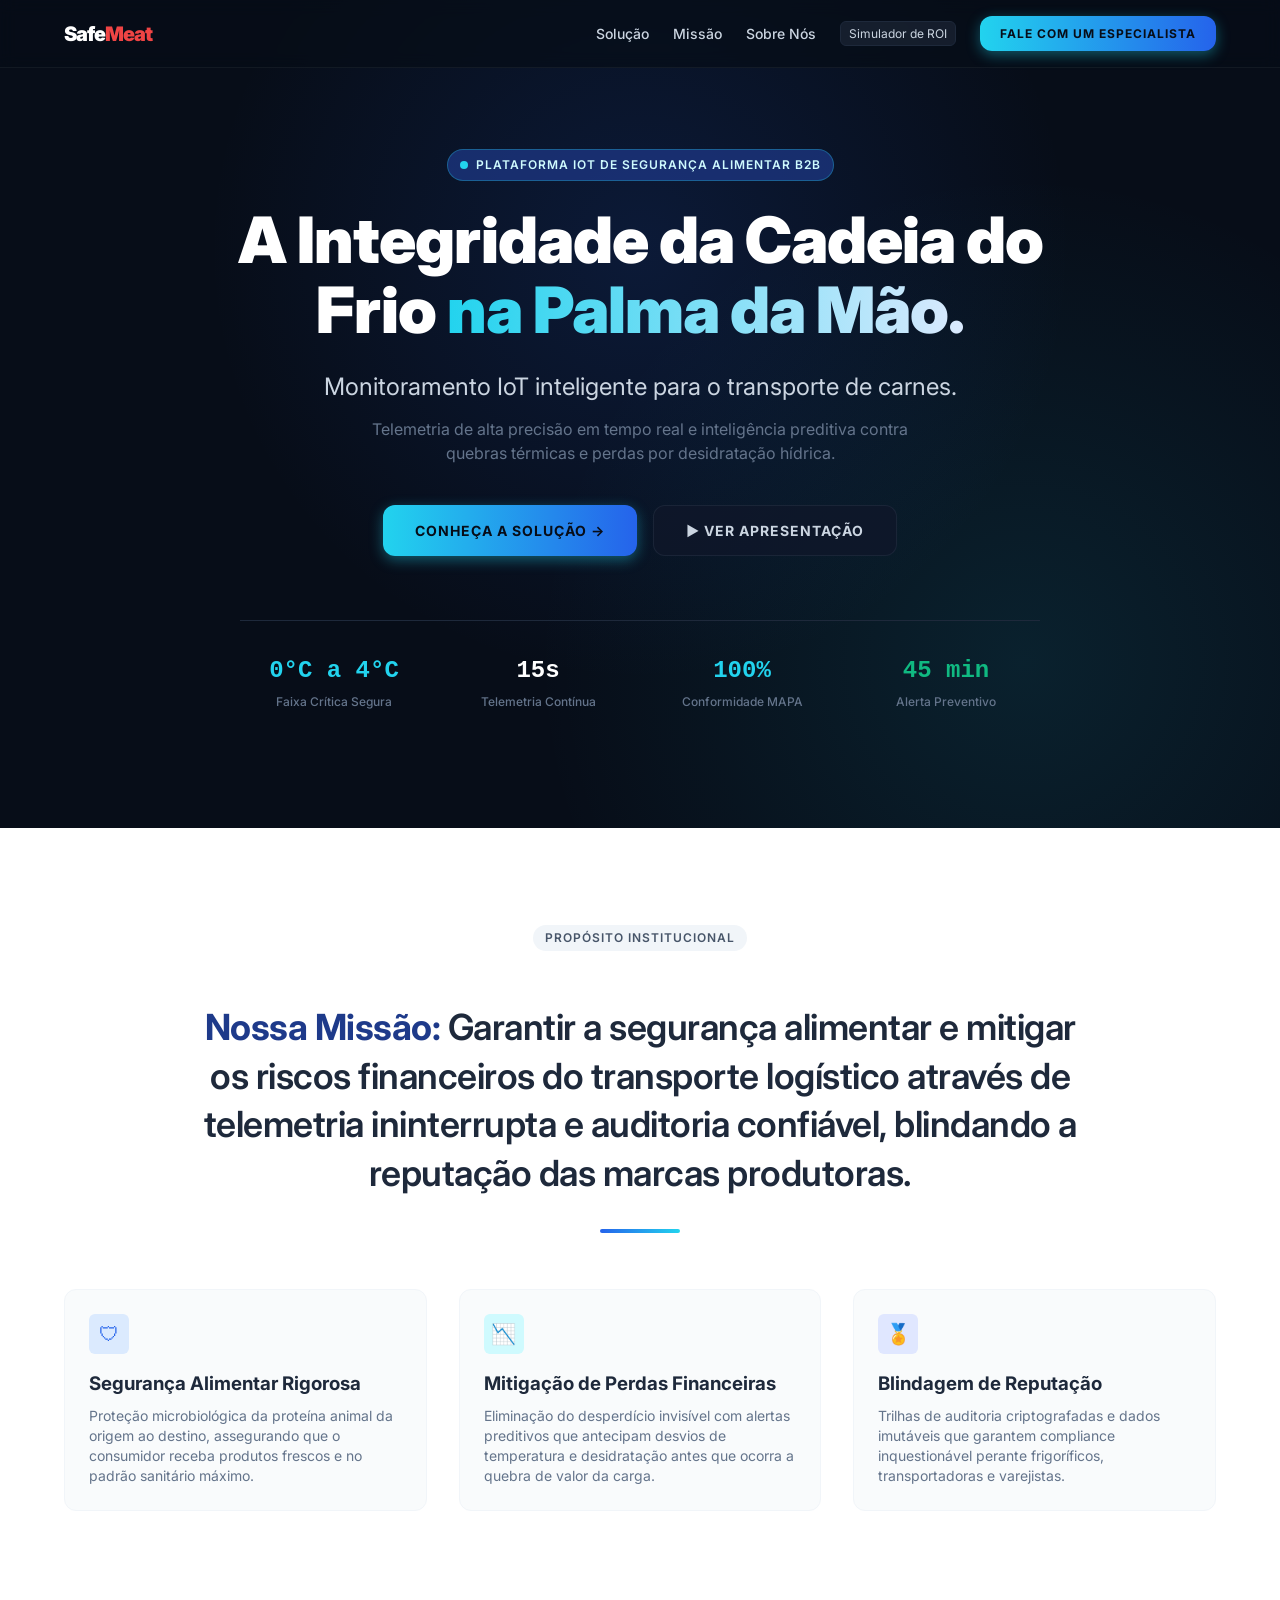
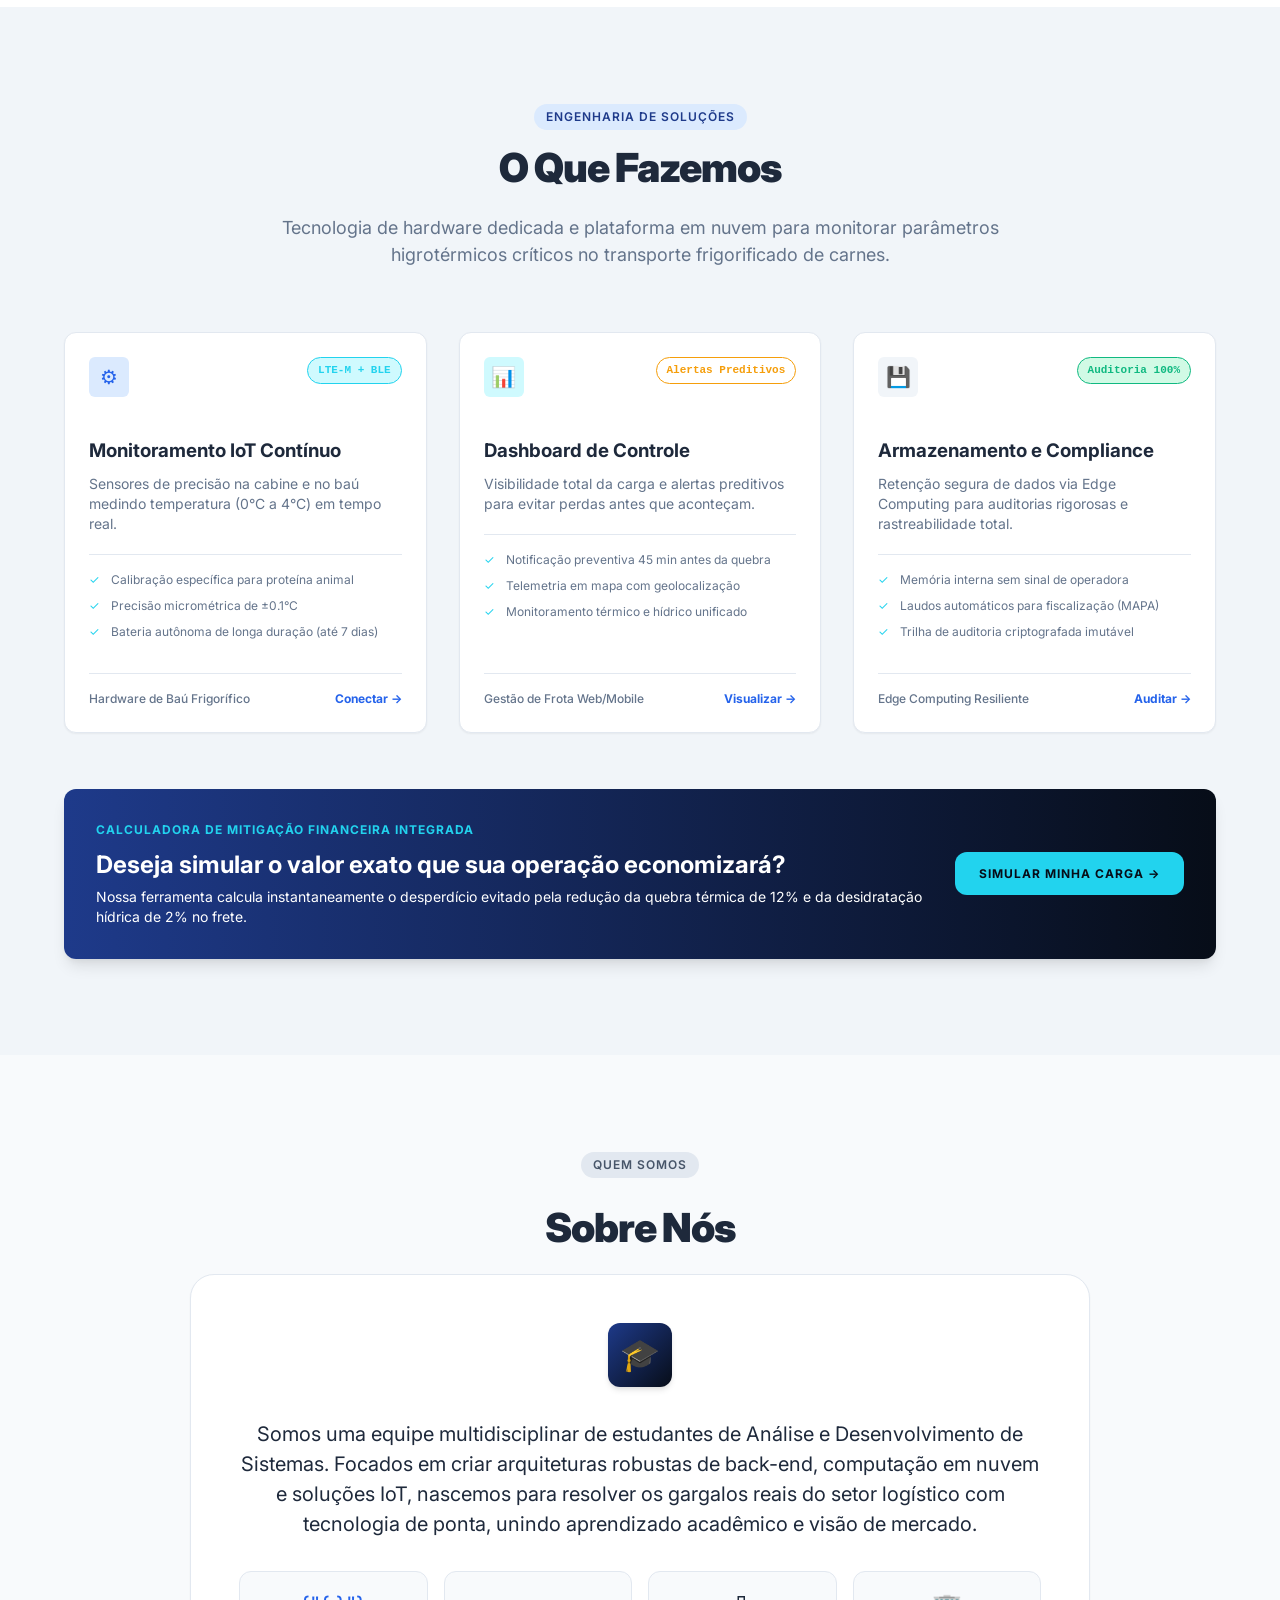
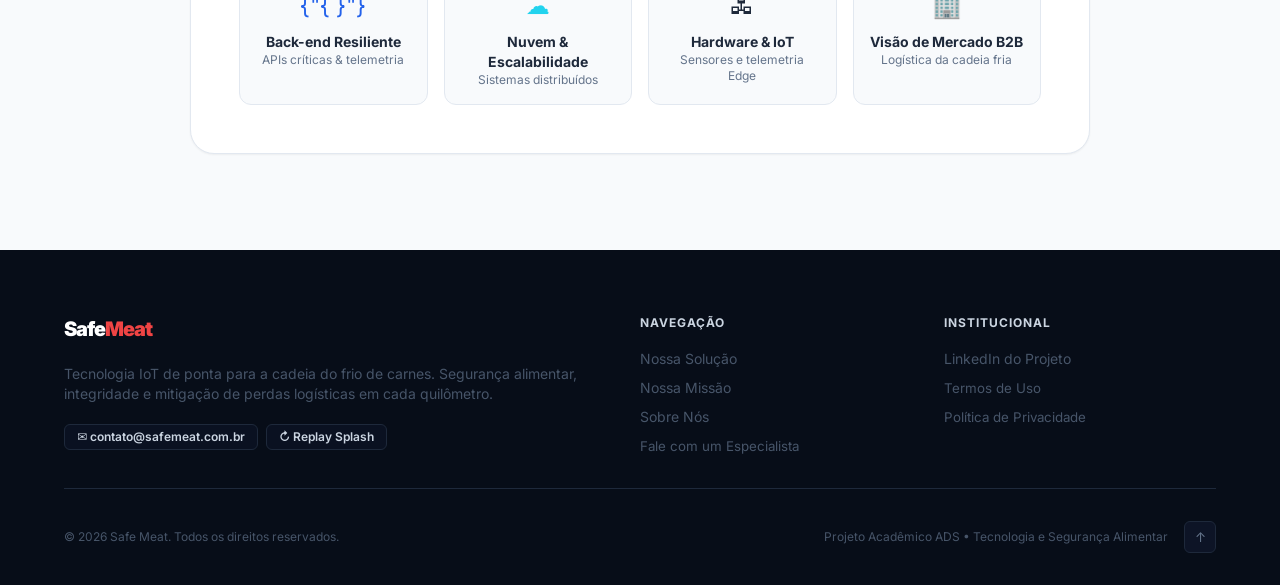
<file: Assets/PROTÓTIPO/Calculadora-de-Mitigação-de-Perdas-ColdTrack/index.html>
<!DOCTYPE html>
<html lang="pt-BR">
<head>
    <meta charset="UTF-8">
    <meta name="viewport" content="width=device-width, initial-scale=1.0">
    <title>Safe Meat | A Integridade da Cadeia do Frio na Palma da Mão</title>
    <meta name="description" content="Safe Meat - Monitoramento IoT inteligente para o transporte de carnes. Garantia da segurança alimentar e mitigação de perdas térmicas e desidratação.">
    <link rel="preconnect" href="https://fonts.googleapis.com">
    <link rel="preconnect" href="https://fonts.gstatic.com" crossorigin>
    <link href="https://fonts.googleapis.com/css2?family=Inter:wght@300;400;500;600;700;800&display=swap" rel="stylesheet">
    <link rel="stylesheet" href="styles.css">
</head>
<body class="bg-white text-slate-800">
    <!-- Splash Screen -->
    <div id="splash" class="splash">
        <div class="splash-bg"></div>
        <div class="splash-content">
            <h1 class="splash-logo"><span class="logo-safe">Safe</span><span class="logo-meat">Meat</span></h1>
            <div class="splash-loader-container">
                <div class="splash-loader">
                    <div id="splash-progress" class="splash-progress"></div>
                </div>
                <span class="splash-text">Iniciando Telemetria IoT...</span>
            </div>
        </div>
        <button id="btn-skip-splash" class="btn-skip">Pular introdução &rarr;</button>
    </div>

    <!-- Header -->
    <header id="header" class="header">
        <div class="container header-container">
            <a href="#" class="logo-link">
                <span class="logo-safe">Safe</span><span class="logo-meat">Meat</span>
            </a>
            
            <nav class="nav-desktop">
                <a href="#solucao" class="nav-link">Solução</a>
                <a href="#missao" class="nav-link">Missão</a>
                <a href="#sobre-nos" class="nav-link">Sobre Nós</a>
                <button id="btn-open-calc-nav" class="btn-nav-calc">
                    Simulador de ROI
                </button>
                <button id="btn-header-especialista" class="btn-primary">
                    Fale com um Especialista
                </button>
            </nav>

            <div class="nav-mobile">
                <button id="btn-mobile-especialista" class="btn-mobile-primary">Falar</button>
                <button id="btn-menu-toggle" class="btn-menu">☰</button>
            </div>
        </div>
        <!-- Mobile Dropdown -->
        <div id="mobile-dropdown" class="mobile-dropdown hidden">
            <a href="#solucao" class="mobile-link" onclick="closeMenu()">Solução</a>
            <a href="#missao" class="mobile-link" onclick="closeMenu()">Missão</a>
            <a href="#sobre-nos" class="mobile-link" onclick="closeMenu()">Sobre Nós</a>
            <button id="btn-mobile-calc" class="mobile-link calc-link text-left w-full">Simulador de ROI de Perdas</button>
            <div style="padding: 1rem 0;">
                <button id="btn-mobile-specialist-menu" class="btn-primary" style="width: 100%;">Fale com um Especialista</button>
            </div>
        </div>
    </header>

    <main id="main-content" class="hidden-fade">
        <!-- Hero Section -->
        <section id="hero" class="hero">
            <div class="hero-bg"></div>
            <div class="container hero-container">
                <div class="badge">Plataforma IoT de Segurança Alimentar B2B</div>
                <h1 class="hero-title">A Integridade da Cadeia do Frio <span class="text-gradient">na Palma da Mão.</span></h1>
                <p class="hero-subtitle">Monitoramento IoT inteligente para o transporte de carnes.</p>
                <p class="hero-desc">Telemetria de alta precisão em tempo real e inteligência preditiva contra quebras térmicas e perdas por desidratação hídrica.</p>
                <div class="hero-buttons">
                    <button id="btn-hero-solucao" class="btn-primary btn-large">Conheça a Solução &rarr;</button>
                    <button id="btn-hero-apresentacao" class="btn-secondary btn-large">▶ Ver Apresentação</button>
                </div>
                
                <div class="hero-metrics">
                    <div class="metric">
                        <div class="metric-val text-cyan">0°C a 4°C</div>
                        <div class="metric-label">Faixa Crítica Segura</div>
                    </div>
                    <div class="metric">
                        <div class="metric-val text-white">15s</div>
                        <div class="metric-label">Telemetria Contínua</div>
                    </div>
                    <div class="metric">
                        <div class="metric-val text-cyan">100%</div>
                        <div class="metric-label">Conformidade MAPA</div>
                    </div>
                    <div class="metric">
                        <div class="metric-val text-emerald">45 min</div>
                        <div class="metric-label">Alerta Preventivo</div>
                    </div>
                </div>
            </div>
        </section>

        <!-- Mission Section -->
        <section id="missao" class="section bg-white">
            <div class="container text-center">
                <div class="badge-light mb-m">Propósito Institucional</div>
                <blockquote class="mission-quote">
                    <span class="text-blue-dark font-bold">Nossa Missão:</span> Garantir a segurança alimentar e mitigar os riscos financeiros do transporte logístico através de telemetria ininterrupta e auditoria confiável, blindando a reputação das marcas produtoras.
                </blockquote>
                <div class="divider"></div>
                
                <div class="grid-3 text-left">
                    <div class="card card-light">
                        <div class="card-icon bg-blue-light text-blue">🛡</div>
                        <h3 class="mb-s">Segurança Alimentar Rigorosa</h3>
                        <p class="text-small text-gray">Proteção microbiológica da proteína animal da origem ao destino, assegurando que o consumidor receba produtos frescos e no padrão sanitário máximo.</p>
                    </div>
                    <div class="card card-light">
                        <div class="card-icon bg-cyan-light text-cyan-dark">📉</div>
                        <h3 class="mb-s">Mitigação de Perdas Financeiras</h3>
                        <p class="text-small text-gray">Eliminação do desperdício invisível com alertas preditivos que antecipam desvios de temperatura e desidratação antes que ocorra a quebra de valor da carga.</p>
                    </div>
                    <div class="card card-light">
                        <div class="card-icon bg-indigo-light text-indigo">🏅</div>
                        <h3 class="mb-s">Blindagem de Reputação</h3>
                        <p class="text-small text-gray">Trilhas de auditoria criptografadas e dados imutáveis que garantem compliance inquestionável perante frigoríficos, transportadoras e varejistas.</p>
                    </div>
                </div>
            </div>
        </section>

        <!-- What We Do Section -->
        <section id="solucao" class="section bg-slate">
            <div class="container">
                <div class="text-center section-header">
                    <div class="badge-light badge-blue mb-s">Engenharia de Soluções</div>
                    <h2 class="section-title">O Que Fazemos</h2>
                    <p class="section-desc">Tecnologia de hardware dedicada e plataforma em nuvem para monitorar parâmetros higrotérmicos críticos no transporte frigorificado de carnes.</p>
                </div>
                
                <div class="grid-3">
                    <div class="card card-white flex-col">
                        <div class="card-top">
                            <div class="card-icon bg-blue-light text-blue">⚙</div>
                            <span class="card-badge bg-cyan-light text-cyan">LTE-M + BLE</span>
                        </div>
                        <div class="flex-grow">
                            <h3 class="mb-s">Monitoramento IoT Contínuo</h3>
                            <p class="text-small text-gray mb-m">Sensores de precisão na cabine e no baú medindo temperatura (0°C a 4°C) em tempo real.</p>
                            <ul class="card-list">
                                <li><span class="text-cyan mr-s">✓</span> Calibração específica para proteína animal</li>
                                <li><span class="text-cyan mr-s">✓</span> Precisão micrométrica de ±0.1°C</li>
                                <li><span class="text-cyan mr-s">✓</span> Bateria autônoma de longa duração (até 7 dias)</li>
                            </ul>
                        </div>
                        <div class="card-footer">
                            <span>Hardware de Baú Frigorífico</span>
                            <span class="text-blue font-bold">Conectar &rarr;</span>
                        </div>
                    </div>

                    <div class="card card-white flex-col">
                        <div class="card-top">
                            <div class="card-icon bg-cyan-light text-cyan-dark">📊</div>
                            <span class="card-badge bg-amber-light text-amber">Alertas Preditivos</span>
                        </div>
                        <div class="flex-grow">
                            <h3 class="mb-s">Dashboard de Controle</h3>
                            <p class="text-small text-gray mb-m">Visibilidade total da carga e alertas preditivos para evitar perdas antes que aconteçam.</p>
                            <ul class="card-list">
                                <li><span class="text-cyan mr-s">✓</span> Notificação preventiva 45 min antes da quebra</li>
                                <li><span class="text-cyan mr-s">✓</span> Telemetria em mapa com geolocalização</li>
                                <li><span class="text-cyan mr-s">✓</span> Monitoramento térmico e hídrico unificado</li>
                            </ul>
                        </div>
                        <div class="card-footer">
                            <span>Gestão de Frota Web/Mobile</span>
                            <span class="text-blue font-bold">Visualizar &rarr;</span>
                        </div>
                    </div>

                    <div class="card card-white flex-col">
                        <div class="card-top">
                            <div class="card-icon bg-gray-light text-gray-dark">💾</div>
                            <span class="card-badge bg-emerald-light text-emerald">Auditoria 100%</span>
                        </div>
                        <div class="flex-grow">
                            <h3 class="mb-s">Armazenamento e Compliance</h3>
                            <p class="text-small text-gray mb-m">Retenção segura de dados via Edge Computing para auditorias rigorosas e rastreabilidade total.</p>
                            <ul class="card-list">
                                <li><span class="text-cyan mr-s">✓</span> Memória interna sem sinal de operadora</li>
                                <li><span class="text-cyan mr-s">✓</span> Laudos automáticos para fiscalização (MAPA)</li>
                                <li><span class="text-cyan mr-s">✓</span> Trilha de auditoria criptografada imutável</li>
                            </ul>
                        </div>
                        <div class="card-footer">
                            <span>Edge Computing Resiliente</span>
                            <span class="text-blue font-bold">Auditar &rarr;</span>
                        </div>
                    </div>
                </div>

                <div class="cta-banner">
                    <div class="cta-content">
                        <div class="cta-subtitle">Calculadora de Mitigação Financeira Integrada</div>
                        <h4 class="cta-title">Deseja simular o valor exato que sua operação economizará?</h4>
                        <p class="text-small">Nossa ferramenta calcula instantaneamente o desperdício evitado pela redução da quebra térmica de 12% e da desidratação hídrica de 2% no frete.</p>
                    </div>
                    <button id="btn-banner-calc" class="btn-cyan">Simular Minha Carga &rarr;</button>
                </div>
            </div>
        </section>

        <!-- About Us Section -->
        <section id="sobre-nos" class="section bg-light-gray">
            <div class="container text-center">
                <div class="badge-light badge-gray mb-m">Quem Somos</div>
                <h2 class="section-title">Sobre Nós</h2>
                
                <div class="about-card">
                    <div class="about-icon text-cyan">🎓</div>
                    <p class="about-text">Somos uma equipe multidisciplinar de estudantes de Análise e Desenvolvimento de Sistemas. Focados em criar arquiteturas robustas de back-end, computação em nuvem e soluções IoT, nascemos para resolver os gargalos reais do setor logístico com tecnologia de ponta, unindo aprendizado acadêmico e visão de mercado.</p>
                    
                    <div class="grid-4 mt-l about-grid">
                        <div class="competence">
                            <div class="comp-icon text-blue mb-s">{"{ }"}</div>
                            <strong class="d-block text-small">Back-end Resiliente</strong>
                            <span class="text-xs text-gray">APIs críticas & telemetria</span>
                        </div>
                        <div class="competence">
                            <div class="comp-icon text-cyan mb-s">☁</div>
                            <strong class="d-block text-small">Nuvem & Escalabilidade</strong>
                            <span class="text-xs text-gray">Sistemas distribuídos</span>
                        </div>
                        <div class="competence">
                            <div class="comp-icon text-indigo mb-s">🖧</div>
                            <strong class="d-block text-small">Hardware & IoT</strong>
                            <span class="text-xs text-gray">Sensores e telemetria Edge</span>
                        </div>
                        <div class="competence">
                            <div class="comp-icon text-gray-dark mb-s">🏢</div>
                            <strong class="d-block text-small">Visão de Mercado B2B</strong>
                            <span class="text-xs text-gray">Logística da cadeia fria</span>
                        </div>
                    </div>
                </div>
            </div>
        </section>
    </main>

    <!-- Footer -->
    <footer class="footer">
        <div class="container">
            <div class="footer-grid pb-l mb-l border-b-dark">
                <div class="footer-col-2">
                    <a href="#" class="logo-link mb-m d-inline-block">
                        <span class="logo-safe text-white">Safe</span><span class="logo-meat">Meat</span>
                    </a>
                    <p class="text-small mb-m">Tecnologia IoT de ponta para a cadeia do frio de carnes. Segurança alimentar, integridade e mitigação de perdas logísticas em cada quilômetro.</p>
                    <div class="footer-actions flex gap-s">
                        <a href="mailto:contato@safemeat.com.br" class="btn-outline text-xs">✉ contato@safemeat.com.br</a>
                        <button id="btn-replay-splash" class="btn-outline text-xs">↻ Replay Splash</button>
                    </div>
                </div>
                <div>
                    <h4 class="footer-title">Navegação</h4>
                    <ul class="footer-list">
                        <li><a href="#solucao">Nossa Solução</a></li>
                        <li><a href="#missao">Nossa Missão</a></li>
                        <li><a href="#sobre-nos">Sobre Nós</a></li>
                        <li><button id="btn-footer-especialista" class="text-btn">Fale com um Especialista</button></li>
                    </ul>
                </div>
                <div>
                    <h4 class="footer-title">Institucional</h4>
                    <ul class="footer-list">
                        <li><a href="https://linkedin.com">LinkedIn do Projeto</a></li>
                        <li><button id="btn-footer-terms" class="text-btn">Termos de Uso</button></li>
                        <li><button id="btn-footer-privacy" class="text-btn">Política de Privacidade</button></li>
                    </ul>
                </div>
            </div>
            <div class="footer-bottom flex justify-between items-center text-xs">
                <p>© 2026 Safe Meat. Todos os direitos reservados.</p>
                <div class="footer-bottom-right flex items-center gap-m">
                    <span class="hidden-mobile">Projeto Acadêmico ADS • Tecnologia e Segurança Alimentar</span>
                    <button id="btn-scroll-top" class="btn-icon">↑</button>
                </div>
            </div>
        </div>
    </footer>

    <!-- Modals (Hidden by default) -->
    
    <!-- Specialist Modal -->
    <div id="modal-specialist" class="modal hidden">
        <div class="modal-overlay"></div>
        <div class="modal-content">
            <div class="modal-header bg-gradient-dark text-white p-l relative">
                <button class="btn-close text-gray hover-white absolute top-right-m">✕</button>
                <h4 class="text-cyan text-xs font-bold uppercase mb-xs">Consultoria Técnica B2B</h4>
                <h3 class="text-l font-bold mb-xs">Fale com um Especialista Safe Meat</h3>
                <p class="text-xs text-gray-light">Descubra como nossa telemetria IoT elimina perdas térmicas na sua operação de transporte frigorífico.</p>
            </div>
            <div class="modal-body p-l">
                <div id="specialist-success" class="hidden text-center py-l">
                    <div class="success-icon mb-m">✓</div>
                    <h3 class="text-l font-bold mb-s">Solicitação Recebida com Sucesso!</h3>
                    <p class="text-small text-gray mb-l">Obrigado pelo contato, <strong id="success-name"></strong>. Nossa equipe de engenharia e consultoria logística entrará em contato com você pelo e-mail <strong id="success-email"></strong> em até 2 horas úteis.</p>
                    <button id="btn-specialist-close" class="btn-primary">Concluir</button>
                </div>
                <form id="form-specialist">
                    <div class="grid-2 gap-m mb-m">
                        <div class="input-group">
                            <label class="font-bold text-xs mb-xs block">Nome Completo *</label>
                            <input type="text" id="spec-name" required placeholder="Ex: Carlos Eduardo" class="form-input">
                        </div>
                        <div class="input-group">
                            <label class="font-bold text-xs mb-xs block">E-mail Corporativo *</label>
                            <input type="email" id="spec-email" required placeholder="nome@empresa.com.br" class="form-input">
                        </div>
                    </div>
                    <div class="grid-2 gap-m mb-m">
                        <div class="input-group">
                            <label class="font-bold text-xs mb-xs block">Nome da Empresa *</label>
                            <input type="text" required placeholder="Ex: Frigorífico Vale do Frio" class="form-input">
                        </div>
                        <div class="input-group">
                            <label class="font-bold text-xs mb-xs block">Telefone / WhatsApp</label>
                            <input type="tel" placeholder="(11) 99999-9999" class="form-input">
                        </div>
                    </div>
                    <div class="grid-2 gap-m mb-m">
                        <div class="input-group">
                            <label class="font-bold text-xs mb-xs block">Perfil da Empresa</label>
                            <select class="form-input">
                                <option>Frigorífico / Indústria</option>
                                <option>Transportadora Frigorífica</option>
                                <option>Operador Logístico 3PL</option>
                                <option>Rede Varejista / Supermercado</option>
                                <option>Outro</option>
                            </select>
                        </div>
                        <div class="input-group">
                            <label class="font-bold text-xs mb-xs block">Volume da Frota</label>
                            <select class="form-input">
                                <option>1 a 10 caminhões</option>
                                <option>11 a 50 caminhões</option>
                                <option>Mais de 50 caminhões</option>
                                <option>Rotas terceirizadas</option>
                            </select>
                        </div>
                    </div>
                    <div class="input-group mb-l">
                        <label class="font-bold text-xs mb-xs block">Mensagem (Opcional)</label>
                        <textarea rows="2" placeholder="Conte-nos brevemente suas rotas ou desafios atuais..." class="form-input"></textarea>
                    </div>
                    <div class="flex justify-between items-center">
                        <span class="text-xs text-emerald">🔒 Seus dados são protegidos sob sigilo comercial.</span>
                        <button type="submit" class="btn-primary">Enviar Solicitação &rarr;</button>
                    </div>
                </form>
            </div>
        </div>
    </div>

    <!-- Presentation Modal -->
    <div id="modal-presentation" class="modal hidden">
        <div class="modal-overlay"></div>
        <div class="modal-content">
            <div class="modal-header-simple bg-dark text-white p-m flex justify-between items-center border-b-dark">
                <div class="flex items-center gap-s">
                    <span class="logo-safe text-white">Safe</span><span class="logo-meat">Meat</span>
                    <span class="text-cyan text-xs font-mono pl-s border-l-dark hidden-mobile">Pitch Executivo B2B</span>
                </div>
                <button class="btn-close text-gray hover-white">✕</button>
            </div>
            <div class="modal-body p-l flex-col justify-between" style="min-height: 340px;">
                <div class="slides-container">
                    <div class="slide active" id="slide-0">
                        <div class="flex items-center gap-m mb-m">
                            <div class="icon-box bg-light-gray p-s radius-m">🛡</div>
                            <div>
                                <span class="text-cyan text-xs font-bold font-mono uppercase d-block mb-xs">Slide 1 de 4</span>
                                <h3 class="text-l font-bold">O Desafio Crítico no Transporte de Proteína Animal</h3>
                            </div>
                        </div>
                        <p class="text-xs text-gray font-bold mb-m">Perdas invisíveis que corroem as margens de frigoríficos e distribuidores</p>
                        <p class="text-small mb-m">No Brasil, estatísticas logísticas comprovam que aproximadamente <strong>12% dos alimentos perecíveis</strong> sofrem perdas durante o frete por falhas e quebras térmicas.</p>
                        <div class="grid-2 gap-s">
                            <div class="card-red">
                                <h4 class="text-l font-mono text-red font-black mb-xs">12% Perda Térmica</h4>
                                <p class="text-xs text-gray-dark">Descarte total ou desclassificação sanitária de cortes nobres por flutuação térmica acima de 4°C.</p>
                            </div>
                            <div class="card-amber">
                                <h4 class="text-l font-mono text-amber font-black mb-xs">2% Quebra Hídrica</h4>
                                <p class="text-xs text-gray-dark">Desidratação e perda de peso da carne resfriada quando a umidade e a ventilação do baú descalibram.</p>
                            </div>
                        </div>
                    </div>
                    
                    <div class="slide hidden" id="slide-1">
                        <div class="flex items-center gap-m mb-m">
                            <div class="icon-box bg-light-gray p-s radius-m">⚙</div>
                            <div>
                                <span class="text-cyan text-xs font-bold font-mono uppercase d-block mb-xs">Slide 2 de 4</span>
                                <h3 class="text-l font-bold">A Resposta Tecnológica: Dispositivo IoT Safe Meat</h3>
                            </div>
                        </div>
                        <p class="text-xs text-gray font-bold mb-m">Sensores de alta precisão em pontos estratégicos da carga frigorificada</p>
                        <ul class="slide-list text-small space-y-s">
                            <li><strong class="text-cyan">✓ Monitoramento Contínuo (0°C a 4°C):</strong> Leitura calibrada para carne resfriada e temperaturas negativas para congelados.</li>
                            <li><strong class="text-cyan">✓ Telemetria a Cada 15 Segundos:</strong> Envio de pulsos higrotérmicos via rede de celular industrial (LTE-M / NB-IoT).</li>
                            <li><strong class="text-cyan">✓ Alertas Preditivos:</strong> Notificação automática ao motorista e à central 45 minutos antes do ponto crítico.</li>
                        </ul>
                    </div>

                    <div class="slide hidden" id="slide-2">
                        <div class="flex items-center gap-m mb-m">
                            <div class="icon-box bg-light-gray p-s radius-m">💾</div>
                            <div>
                                <span class="text-cyan text-xs font-bold font-mono uppercase d-block mb-xs">Slide 3 de 4</span>
                                <h3 class="text-l font-bold">Arquitetura Edge Computing e Compliance</h3>
                            </div>
                        </div>
                        <p class="text-xs text-gray font-bold mb-m">Segurança absoluta de dados mesmo em trechos remotos sem sinal de telefonia</p>
                        <div class="card-gray-bg p-m radius-m">
                            <p class="text-small mb-s"><strong>Buffer Local Criptografado de até 30 dias de viagem</strong><br>
                            <span class="text-gray-dark">Sincronização imediata em lote assim que o veículo atinge cobertura de rede.</span></p>
                            <p class="text-small"><strong>Laudo Sanitário Digital Instantâneo</strong><br>
                            <span class="text-gray-dark">Relatório de conformidade auditável para fiscais do MAPA e SIF no momento do recebimento.</span></p>
                        </div>
                    </div>

                    <div class="slide hidden" id="slide-3">
                        <div class="flex items-center gap-m mb-m">
                            <div class="icon-box bg-light-gray p-s radius-m">📈</div>
                            <div>
                                <span class="text-cyan text-xs font-bold font-mono uppercase d-block mb-xs">Slide 4 de 4</span>
                                <h3 class="text-l font-bold">Impacto Financeiro e Blindagem de Marca</h3>
                            </div>
                        </div>
                        <p class="text-xs text-gray font-bold mb-m">O ROI da mitigação de riscos e a preservação do valor da sua proteína</p>
                        <div class="card-emerald p-m radius-m mb-l">
                            <h4 class="text-xs font-bold uppercase text-emerald-dark mb-xs">Economia Imediata no Primeiro Mês</h4>
                            <p class="text-xs text-emerald-dark">Ao interceptar a falha do compressor ou o desligamento indevido do motor frigorífico em tempo hábil, a Safe Meat se paga já na primeira ocorrência mitigada.</p>
                        </div>
                        <div class="text-center">
                            <button id="btn-slide-calc" class="btn-primary-dark">Calcular Economia da Minha Carga &rarr;</button>
                        </div>
                    </div>
                </div>

                <div class="flex items-center justify-between mt-l pt-m border-t-light">
                    <div class="slide-dots flex gap-xs" id="slide-dots">
                        <div class="dot active"></div>
                        <div class="dot"></div>
                        <div class="dot"></div>
                        <div class="dot"></div>
                    </div>
                    <div class="flex gap-s">
                        <button id="btn-prev-slide" class="btn-outline px-m" disabled>⟨</button>
                        <button id="btn-next-slide" class="btn-primary-dark">Próximo ⟩</button>
                    </div>
                </div>
            </div>
        </div>
    </div>

    <!-- Calculator Modal -->
    <div id="modal-calculator" class="modal hidden">
        <div class="modal-overlay"></div>
        <div class="modal-content modal-large">
            <div class="modal-header-simple bg-dark text-white p-m flex justify-between items-center border-b-dark">
                <div class="flex items-center gap-s">
                    <div class="icon-box bg-cyan-dark text-cyan p-xs radius-s">🖩</div>
                    <div>
                        <h3 class="text-small font-bold">Simulador Financeiro de Mitigação de Perdas</h3>
                        <p class="text-xs text-gray font-normal">Regra de negócio Safe Meat: 12% falha térmica evitada + 2% desidratação hídrica</p>
                    </div>
                </div>
                <button class="btn-close text-gray hover-white">✕</button>
            </div>
            <div class="modal-body p-m bg-light-gray">
                <div class="grid-2 gap-l calc-layout">
                    <!-- Calculator Inputs -->
                    <div class="bg-white p-m radius-m border-light shadow-sm">
                        <h3 class="text-small font-bold mb-m flex items-center gap-s">
                            <span class="text-blue">⚙</span> Parâmetros da Carga e Rota
                        </h3>
                        
                        <div class="input-group mb-m">
                            <label class="font-bold text-xs mb-xs block text-gray-dark">1. Tipo de Proteína Animal</label>
                            <select id="calc-tipo-carne" class="form-input">
                                <option value="Bovina">Carne Bovina (R$ 32,00/kg)</option>
                                <option value="Suína">Carne Suína (R$ 18,00/kg)</option>
                                <option value="Aves">Aves (R$ 11,00/kg)</option>
                                <option value="Outros">Outros / Mix (R$ 20,00/kg)</option>
                            </select>
                        </div>
                        
                        <div class="input-group mb-m">
                            <label class="font-bold text-xs mb-xs block text-gray-dark">2. Condição de Transporte</label>
                            <div class="flex gap-m">
                                <label class="radio-label flex items-center gap-xs text-small"><input type="radio" name="transporte" value="Resfriada" checked> Resfriada (0°C a 4°C)</label>
                                <label class="radio-label flex items-center gap-xs text-small"><input type="radio" name="transporte" value="Congelada"> Congelada (-18°C)</label>
                            </div>
                        </div>
                        
                        <div class="input-group mb-m">
                            <div class="flex justify-between items-center mb-xs">
                                <label class="font-bold text-xs text-gray-dark">3. Peso Total da Carga no Baú</label>
                                <span id="calc-peso-display" class="font-mono text-small text-blue font-bold bg-blue-light px-s py-xs radius-s border-blue-light">20.000 kg</span>
                            </div>
                            <input type="range" id="calc-peso-range" min="1000" max="35000" step="500" value="20000" class="w-full mt-s">
                            <div class="flex justify-between text-xs text-gray mt-xs">
                                <span>1t</span>
                                <span>35t</span>
                            </div>
                        </div>
                        
                        <div class="input-group">
                            <label class="font-bold text-xs mb-xs block text-gray-dark">4. Média de Viagens Mensais por Caminhão</label>
                            <input type="number" id="calc-viagens" value="4" min="1" max="30" class="form-input">
                        </div>
                    </div>
                    
                    <!-- Calculator Results -->
                    <div>
                        <!-- Total -->
                        <div class="bg-emerald-dark text-white p-l radius-m text-center mb-m shadow-emerald">
                            <span class="text-xs font-bold uppercase tracking-wide text-emerald-light block mb-s">Desperdício Mitigado Estimado (Por Viagem)</span>
                            <div id="calc-total" class="text-xxl font-black mb-s">R$ 0,00</div>
                            <span id="calc-total-desc" class="text-xs text-emerald-light bg-emerald p-xs radius-s inline-block">14% de proteção combinada sobre o valor total</span>
                        </div>
                        
                        <!-- Detalhamento -->
                        <div id="resfriada-details" class="grid-2 gap-m mb-m">
                            <div class="bg-white p-m radius-m border-amber-light text-center relative overflow-hidden">
                                <div class="absolute-top-bar bg-amber"></div>
                                <span class="text-xs font-bold uppercase text-amber block mb-s pt-s">Falha Térmica Evitada</span>
                                <div id="calc-perda-frio" class="text-l font-black text-amber-dark mb-xs">R$ 0,00</div>
                                <span class="text-xs text-gray">12,0% risco térmico mitigado</span>
                            </div>
                            <div class="bg-white p-m radius-m border-cyan-light text-center relative overflow-hidden">
                                <div class="absolute-top-bar bg-cyan"></div>
                                <span class="text-xs font-bold uppercase text-cyan block mb-s pt-s">Quebra Hídrica Mitigada</span>
                                <div id="calc-perda-agua" class="text-l font-black text-cyan-dark mb-xs">R$ 0,00</div>
                                <span class="text-xs text-gray">2,0% da carga evaporada</span>
                            </div>
                        </div>

                        <div id="congelada-details" class="bg-light-gray p-m radius-m border-light mb-m hidden">
                            <h4 class="text-small font-bold mb-xs">Carga Congelada (-18°C)</h4>
                            <p class="text-xs text-gray">Mesmo congelada, a quebra de 2% por sublimação e formação de escarcha foi calculada. A integridade do invólucro e temperatura estável mantêm o valor nominal.</p>
                        </div>
                        
                        <!-- Projeções -->
                        <div class="grid-2 gap-s">
                            <div class="bg-white p-m radius-m border-light">
                                <span class="text-xs font-bold text-emerald flex items-center gap-xs mb-xs">↗ Projeção Mensal (<span id="calc-viagens-label">4</span> v.)</span>
                                <div id="calc-mensal" class="text-l font-bold">R$ 0,00</div>
                            </div>
                            <div class="bg-white p-m radius-m border-light">
                                <span class="text-xs font-bold text-blue flex items-center gap-xs mb-xs">📊 Projeção Anual</span>
                                <div id="calc-anual" class="text-l font-bold text-blue">R$ 0,00</div>
                            </div>
                        </div>
                    </div>
                </div>
            </div>
        </div>
    </div>

    <!-- Text Modals (Terms & Privacy) -->
    <div id="modal-text" class="modal hidden">
        <div class="modal-overlay"></div>
        <div class="modal-content">
            <div class="modal-header-simple bg-dark text-white p-m flex justify-between items-center border-b-dark">
                <h3 id="modal-text-title" class="text-small font-bold">Título</h3>
                <button class="btn-close text-gray hover-white">✕</button>
            </div>
            <div id="modal-text-body" class="modal-body p-l text-xs text-gray-dark space-y-m" style="max-height: 60vh; overflow-y: auto;">
                <!-- content -->
            </div>
            <div class="p-m bg-light-gray border-t-light text-right">
                <button class="btn-primary-dark btn-close-text">Entendido</button>
            </div>
        </div>
    </div>

    <script src="script.js"></script>
</body>
</html>
</file>
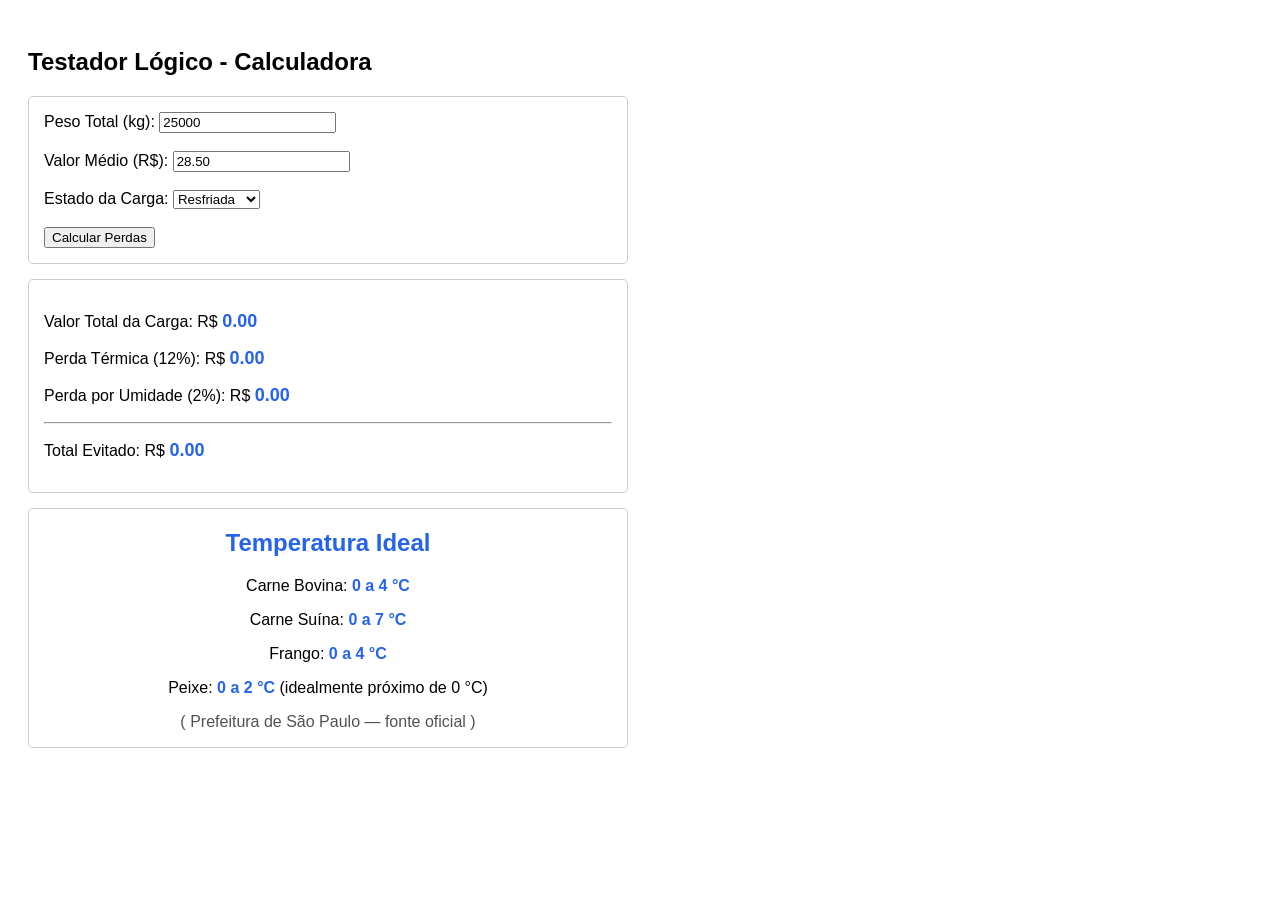
<file: Assets/Algoritmos/calculadora_simples.html>
<!DOCTYPE html>
<html lang="pt-BR">
<head>
    <meta charset="UTF-8">
    <meta name="viewport" content="width=device-width, initial-scale=1.0">
    <title>Motor de Cálculo Simples</title>
    <style>
        body { font-family: Arial, sans-serif; padding: 20px; max-width: 600px; }
        .box { border: 1px solid #ccc; padding: 15px; margin-bottom: 15px; border-radius: 5px; }
        .result { font-size: 18px; font-weight: bold; color: #2563eb; }
        .alerta { color: #dc2626; font-size: 14px; margin-top: 5px; }
        .tabelaTemp{ text-align: center; border: 1px solid #ccc; border-radius: 5px;}
        .tabelaTemp h2 {color: #2563eb}
        .tabelaTemp span {color: #2563eb; font-weight: 700;}
        .fonte{ color: #525151;}
    </style>
</head>
<body>

    <h2>Testador Lógico - Calculadora</h2>

    <!-- Entradas HTML Simples -->
    <div class="box">
        <label>Peso Total (kg): <input type="number" id="inputPeso" value="25000"></label><br><br>
        <label>Valor Médio (R$): <input type="number" id="inputValor" value="28.50"></label><br><br>
        
        <label>Estado da Carga:</label>
        <select id="inputEstado">
            <option value="resfriada">Resfriada</option>
            <option value="congelada">Congelada</option>
        </select><br><br>

        <button onclick="executarCalculo()">Calcular Perdas</button>
    </div>
    
    <!-- Saídas HTML -->
    <div class="box">
        <p>Valor Total da Carga: R$ <span id="outValorTotal" class="result">0.00</span></p>
        <p>Perda Térmica (12%): R$ <span id="outPerdaTermica" class="result">0.00</span></p>
        <p>Perda por Umidade (2%): R$ <span id="outPerdaUmidade" class="result">0.00</span></p>
        <hr>
        <p>Total Evitado: R$ <span id="outTotalEvitado" class="result">0.00</span></p>
        <div id="msgAlerta" class="alerta"></div>
    </div>

    <div class="tabelaTemp">
        <h2>Temperatura Ideal</h2>
        <p>Carne Bovina: <span>0 a 4 °C</span></p>
        <p>Carne Suína: <span>0 a 7 °C</span></p>
        <p>Frango: <span>0 a 4 °C</span></p>
        <p>Peixe: <span>0 a 2 °C</span> (idealmente próximo de 0 °C)</p>
        <p class="fonte">( Prefeitura de São Paulo — fonte oficial )</p>
    </div>
    
    <!-- SCRIPT DE LÓGICA ISOLADA -->
    <script>
        function executarCalculo() {
            // 1. Criação de variáveis e captura de dados
            let peso = Number(inputPeso.value);
            let valorKilo = Number(inputValor.value);
            let estado = inputEstado.value;

            // Variáveis fixas das regras de negócio
            let taxaTermica = 0.12; // 12%
            let taxaUmidade = 0.02; // 2%

            // 2. Operações Aritméticas Básicas
            let valorTotalCarga = peso * valorKilo;
            
            let calculoPerdaTermica = valorTotalCarga * taxaTermica;
            
            let pesoPerdidoEvaporacao = peso * taxaUmidade;
            let calculoPerdaUmidade = pesoPerdidoEvaporacao * valorKilo;
            
            let totalDesperdicioEvitado = calculoPerdaTermica + calculoPerdaUmidade;

            // 3. Condicional Simples (If/Else)
            let mensagemEstado = "";
            if (estado === "resfriada") {
                mensagemEstado = "Cuidado: Carga resfriada tem alta evaporação. A perda de água na balança gera prejuízo direto.";
            } else {
                mensagemEstado = "Carga congelada. O peso varia menos, mas o risco de queima por frio persiste.";
            }

            // 4. Inserção no HTML via innerHTML
            outValorTotal.innerHTML = valorTotalCarga.toFixed(2);
            outPerdaTermica.innerHTML = calculoPerdaTermica.toFixed(2);
            outPerdaUmidade.innerHTML = calculoPerdaUmidade.toFixed(2);
            outTotalEvitado.innerHTML = totalDesperdicioEvitado.toFixed(2);
            msgAlerta.innerHTML = mensagemEstado;
        }
    </script>
</body>
</html>
</file>
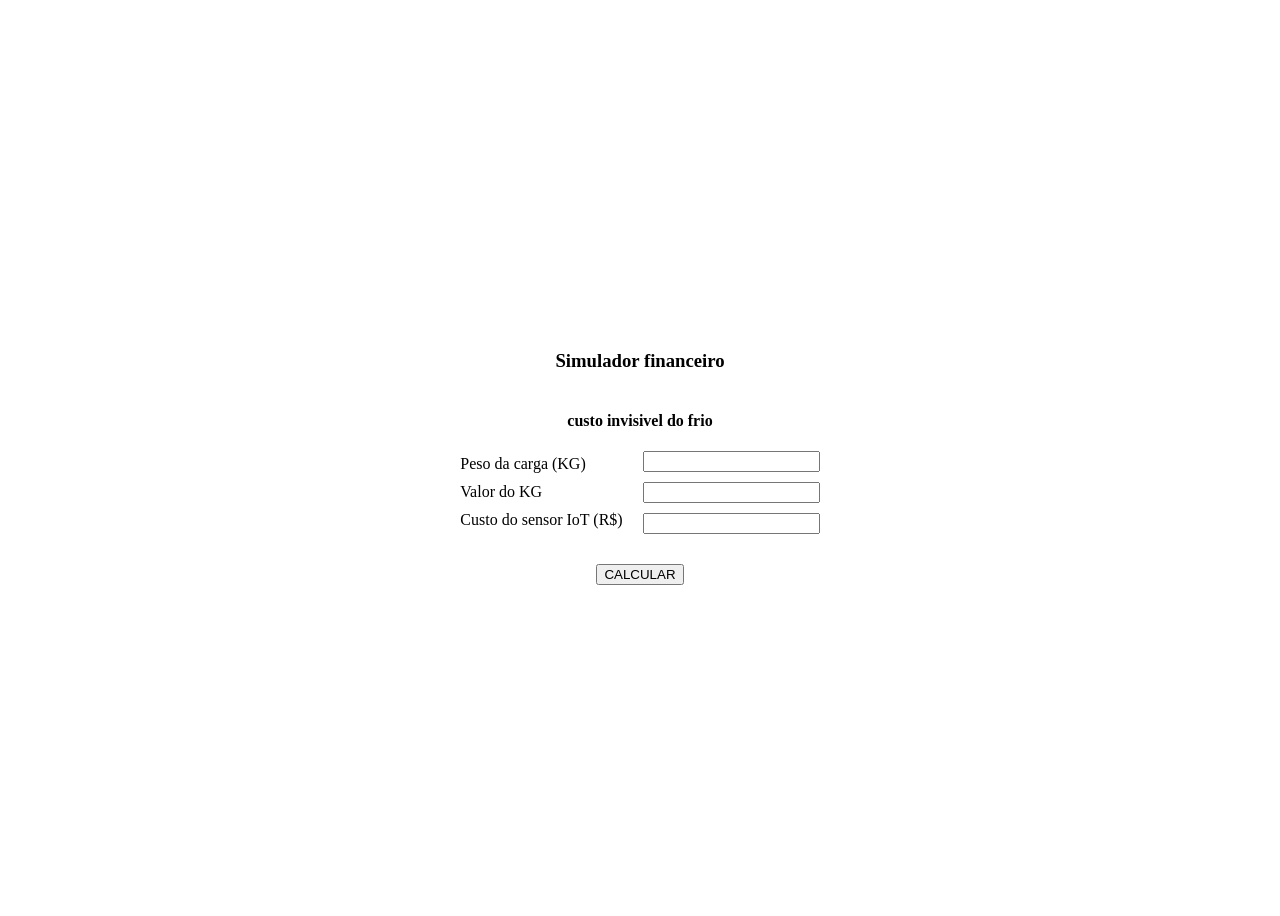
<file: Assets/Algoritmos/script-adrian-patricio.html>
<!doctype html>
<html lang="pt-br">
  <head>
    <meta charset="UTF-8" />
    <meta name="viewport" content="width=device-width, initial-scale=1.0" />
    <title>Simulador financeiro</title>
    <style>
      main {
        display: flex;
        justify-content: center;
        align-items: center;
        height: 100vh;
        flex-direction: column;
      }

      form {
        display: flex;
        justify-content: center;
        align-items: center;
        gap: 20px;
        margin-bottom: 30px;
      }

      .form__campo,
      .form__input {
        display: flex;
        flex-direction: column;
        gap: 10px;
      }
    </style>
  </head>
  <body>
    <main>
      <h3 class="main__title">Simulador financeiro</h3>

      <h4 class="main__subtitle">custo invisivel do frio</h4>

      <form>
        <div class="form__campo">
          <label for="ipt_pesoDaCarga">Peso da carga (KG)</label>
          <label for="ipt_valorKG">Valor do KG</label>
          <label for="ipt_custoSensor">Custo do sensor IoT (R$)</label>
        </div>

        <div class="form__input">
          <input type="text" id="ipt_valorKG" />
          <input type="text" id="ipt_pesoDaCarga" />
          <input type="text" id="ipt_custoSensor" />
        </div>
      </form>

      <button onclick="calcular()">CALCULAR</button>

      <span id="msg"></span>
    </main>
  </body>
</html>

<script>
    function calcular() {
    let pesoDaCarga = Number(ipt_pesoDaCarga.value);
    let custoSensor = Number(ipt_custoSensor.value);
    let valorKG = Number(ipt_valorKG.value);
    let porcentPerdaPeso = 0.02;
    let porcentRiscoRejeicao = 0.01;
    let reducao = 0.8;

    let valorCarga = pesoDaCarga * valorKG;

    let prejuizoPerda = valorCarga * porcentPerdaPeso;

    let prejuizoRejeicao = valorCarga * porcentRiscoRejeicao;

    let prejuizoTotal = prejuizoPerda + prejuizoRejeicao;

    let prejuizoEvitado = prejuizoTotal * reducao;

    let prejuizoRestante = prejuizoTotal - prejuizoEvitado;

    let economiaReal = prejuizoEvitado - custoSensor;

    if (economiaReal > 0) {
        msg.innerHTML += 'ação vantajosa<br>';
    } else if (economiaReal == 0) {
        msg.innerHTML += 'ação se paga<br>';
    } else {
        msg.innerHTML += 'ação não compensa<br>';
    }

    msg.innerHTML += `
        VALOR DA CARGA: ${valorCarga}<br>
        PREJUÍZO TOTAL: ${prejuizoTotal}<br>
        PREJUÍZO RESTANTE: ${prejuizoRestante}<br>
        CUSTO DA AÇÃO: R$${custoSensor}<br>
        ECONOMIA REAL: ${economiaReal}`;
}
</script>
</file>
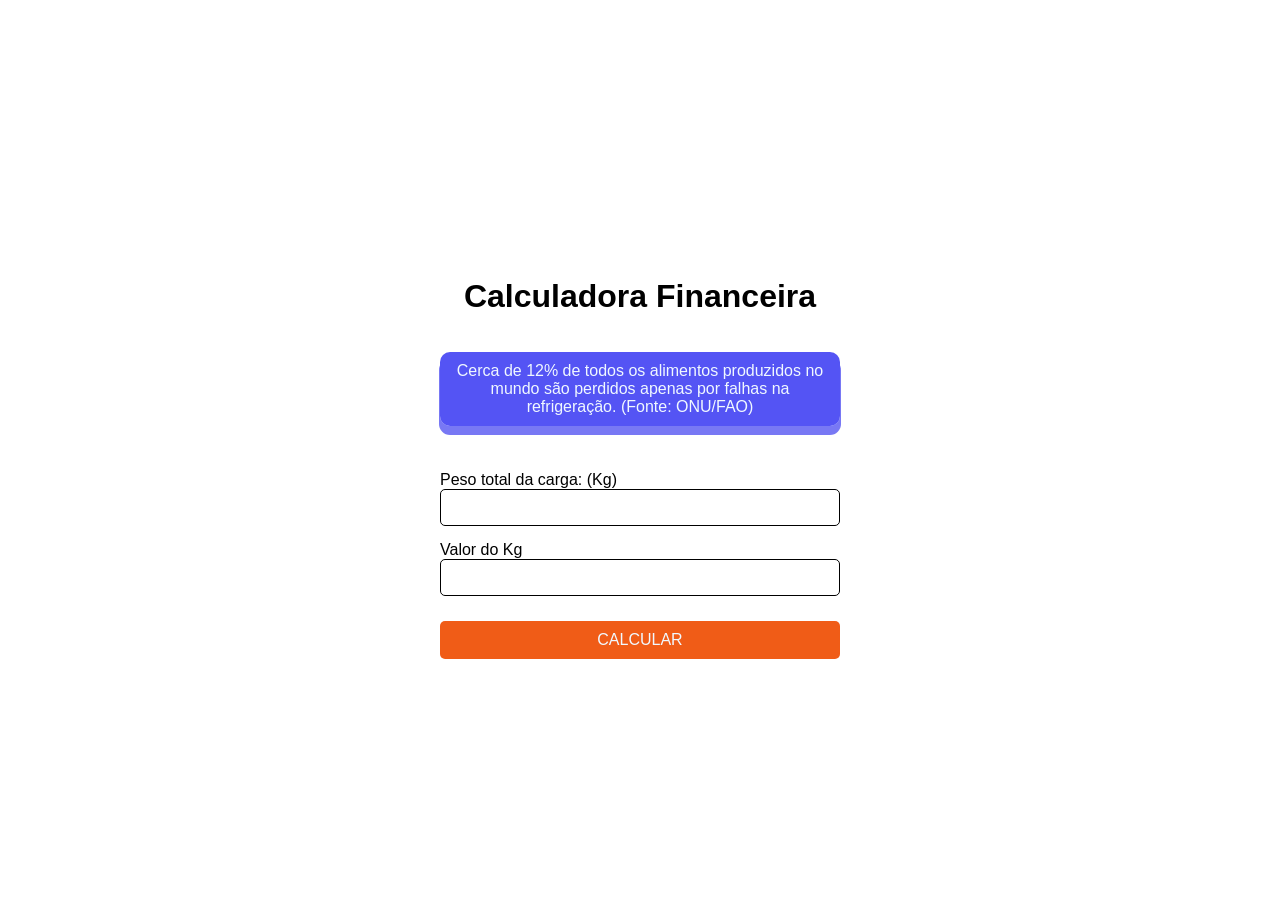
<file: Assets/Algoritmos/script-thiago-yashimura.html>
<!DOCTYPE html>
<html lang="en">
<head>
    <meta charset="UTF-8">
    <meta name="viewport" content="width=device-width, initial-scale=1.0">
    <title>Calculadora Financeira</title>
    <style>
        *{
            font-family: Arial, Helvetica, sans-serif;
        }
        .main{
            display: flex;
            flex-direction: column;
            justify-content: center;
            align-items: center;
            height: 100vh;
        }
        .calc{
            display: flex;
            justify-content: center;
            flex-direction: column;
            width: 400px;
        }
        .btn{
            margin-top: 10px;
            border-radius: 5px;
            padding: 10px;
            font-size: 1rem;
            border: none;
            background-color: rgb(240, 92, 23);
            color: aliceblue;
        }
        h1{
            text-align: center;
        }
        input{
           padding: 10px;
           margin-bottom: 15px; 
           border-radius: 5px;
           border: solid 1px,
        }

        .dados{
            background-color: rgba(63, 63, 243, 0.89);
            padding: 10px;
            border-radius: 10px;
            color: aliceblue;
            margin-bottom: 45px;
            text-align: center;
            box-shadow: 0px 8px 0px 1px rgba(104, 104, 243, 0.89) ;
        }

        #res{
            margin-top: 20px;
            border-radius: 10px;
            color: rgb(245, 166, 166);
            padding: 10px 70px;
            background-color: rgb(223, 16, 16);
            font-size: 1.3rem;

            display: none;
        }

    </style>
</head>
<body>
    <main class="main">
    
        <div class="calc">
             <h1>Calculadora Financeira</h1>
             <p class="dados">
                Cerca de 12% de todos os alimentos produzidos no mundo
                 são perdidos apenas por falhas na refrigeração. (Fonte: ONU/FAO)
            </p>

            <label for="peso">Peso total da carga: (Kg)</label>
            <input type="text" id="peso" type="number">

            <label for="peso">Valor do Kg</label>
            <input type="text" id="pKg" type="number">

            <button class="btn" onclick="calcularPerdaAprox()">CALCULAR</button>
        </div>
       
        <div id="res">
           
        </div>
        
    </main>
</body>
</html>

<script>
    function calcularPerdaAprox(){
        let pesoCarga = peso.value
        let valorKg = pKg.value

        let valorCarga = pesoCarga * valorKg;

        let perda = valorCarga * 0.12;
        res.style.display = 'block'
        res.innerHTML = `A perda estimada é de R$ ${perda.toFixed(2)}`  
        }
    


</script>
</file>
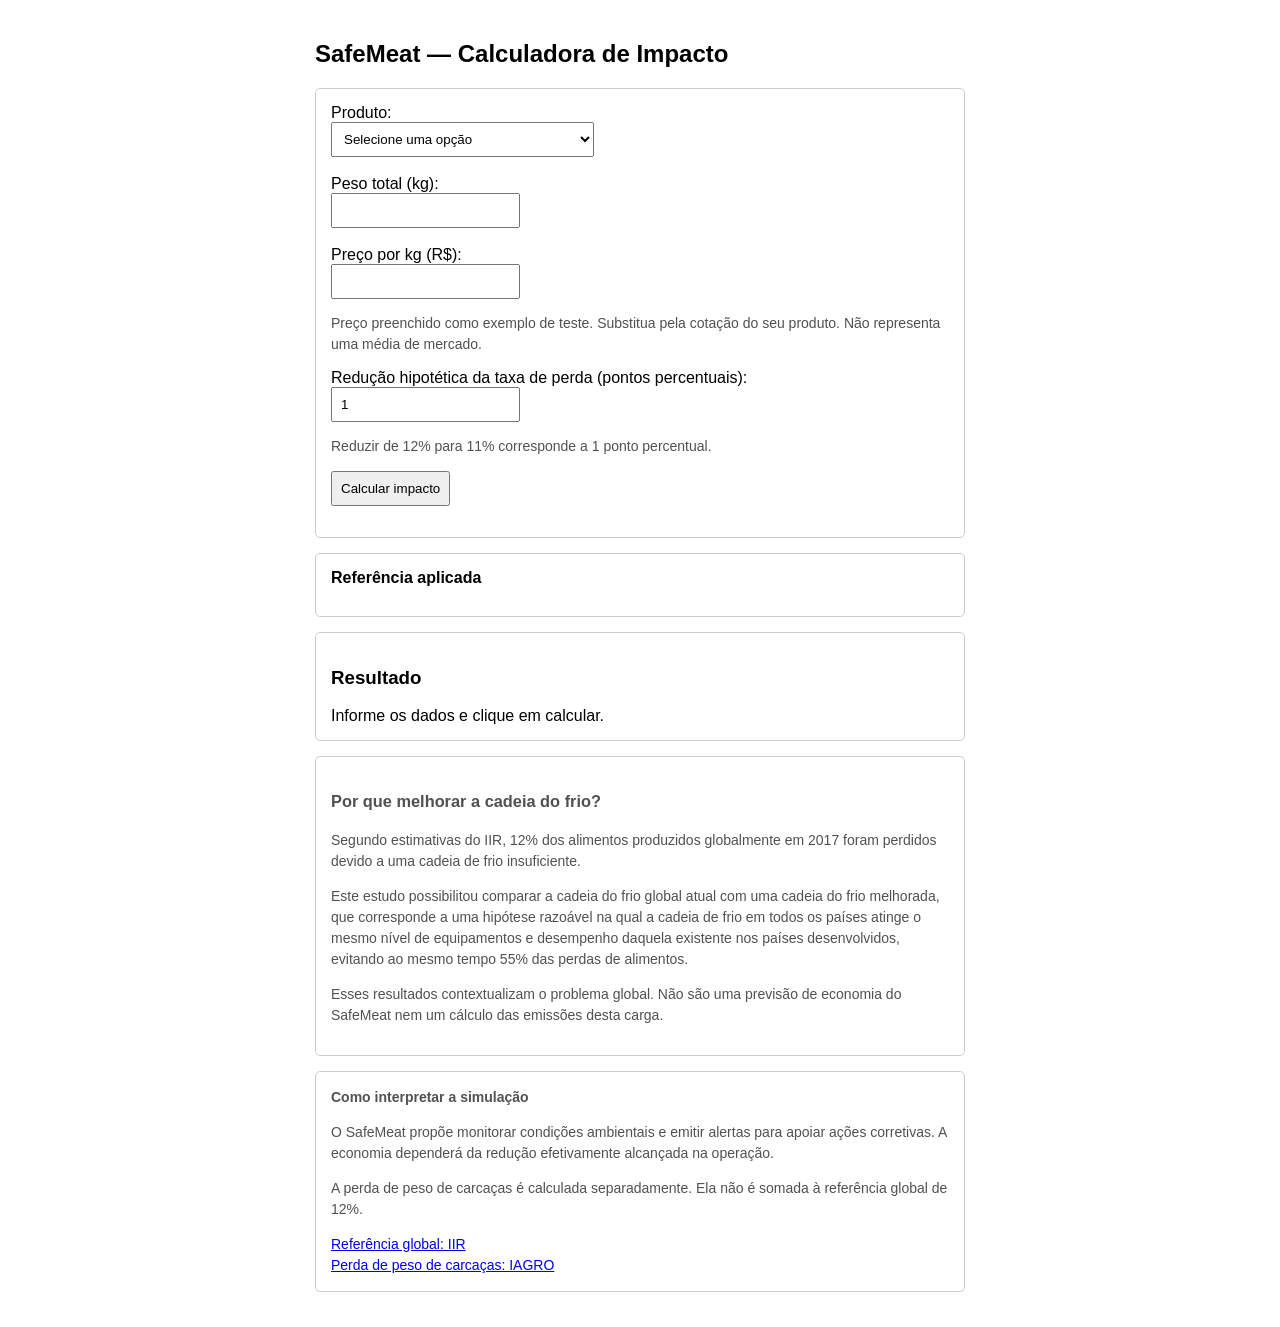
<file: Assets/Algoritmos/calculadora-financeira-v2/calculadora-v2.html>
<!DOCTYPE html>
<html lang="pt-BR">
<head>
    <meta charset="UTF-8">
    <meta name="viewport" content="width=device-width, initial-scale=1.0">
    <title>Calculadora SafeMeat</title>

    <style>
        body {
            font-family: Arial, sans-serif;
            padding: 20px;
            max-width: 650px;
            margin: auto;
        }

        .box {
            border: 1px solid #ccc;
            padding: 15px;
            margin-bottom: 15px;
            border-radius: 5px;
        }

        input, select, button {
            padding: 8px;
        }

        .result {
            color: #2563eb;
            font-weight: bold;
        }

        .fonte {
            font-size: 14px;
            color: #525151;
            line-height: 1.5;
        }

        .alerta {
            color: #dc2626;
        }
    </style>
</head>

<body>

    <h2>SafeMeat — Calculadora de Impacto</h2>

    <div class="box">
        <label>Produto:</label><br>
        <select id="inputCarne" onchange="selecionarCarne()">
            <option selected disabled>Selecione uma opção</option>
            <option value="bovina">Carne bovina — cortes</option>
            <option value="suina">Carne suína — cortes</option>
            <option value="frango">Frango</option>
            <option value="peixe">Peixe</option>
            <option value="carcaca">
                Carcaça bovina — resfriamento inicial
            </option>
        </select><br><br>

        <label>Peso total (kg):</label><br>
        <input id="inputPeso" type="number"><br><br>

        <label>Preço por kg (R$):</label><br>
        <input id="inputPreco" type="number">

        <p class="fonte">
            Preço preenchido como exemplo de teste.
            Substitua pela cotação do seu produto.
            Não representa uma média de mercado.
        </p>

        <label>
            Redução hipotética da taxa de perda
            (pontos percentuais):
        </label><br>

        <input id="inputReducao" type="number" value="1">

        <p class="fonte">
            Reduzir de 12% para 11% corresponde a
            1 ponto percentual.
        </p>

        <button onclick="calcular()">Calcular impacto</button>

        <p id="msgErro" class="alerta"></p>
    </div>

    <div class="box">
        <strong>Referência aplicada</strong>
        <p id="outReferencia" class="fonte"></p>
    </div>

    <div class="box">
        <h3>Resultado</h3>
        <div id="outResultado">
            Informe os dados e clique em calcular.
        </div>
    </div>

    <div class="box fonte">
        <h3>Por que melhorar a cadeia do frio?</h3>

        <p>
            Segundo estimativas do IIR, 12% dos alimentos produzidos globalmente em 2017 foram perdidos devido a uma cadeia de frio insuficiente.
        </p>

        <p>
            Este estudo possibilitou comparar a cadeia do frio global atual com uma cadeia do frio melhorada, que corresponde a uma hipótese razoável na qual a cadeia de frio em todos os países atinge o mesmo nível de equipamentos e desempenho daquela existente nos países desenvolvidos, evitando ao mesmo tempo 55% das perdas de alimentos.
        </p>

        <p>
            Esses resultados contextualizam o problema global.
            Não são uma previsão de economia do SafeMeat
            nem um cálculo das emissões desta carga.
        </p>
    </div>

    <div class="box fonte">
        <strong>Como interpretar a simulação</strong>

        <p>
            O SafeMeat propõe monitorar condições ambientais
            e emitir alertas para apoiar ações corretivas.
            A economia dependerá da redução efetivamente
            alcançada na operação.
        </p>

        <p>
            A perda de peso de carcaças é calculada separadamente.
            Ela não é somada à referência global de 12%.
        </p>

        <a href="https://iifiir.org/en/news/new-iir-informatory-note-on-the-carbon-footprint-of-the-cold-chain">
            Referência global: IIR
        </a>
        <br>
        <a href="https://www.iagro.ms.gov.br/perdas-durante-o-resfriamento-de-carcacas-bovinas/">
            Perda de peso de carcaças: IAGRO
        </a>
    </div>

    <script>
        // Função 1: selecionar produto e preencher preço de exemplo.
        function selecionarCarne() {
            let carne = inputCarne.value;

            if (carne == "bovina") {
                inputPreco.value = 28.50;
            } else if (carne == "suina") {
                inputPreco.value = 18;
            } else if (carne == "frango") {
                inputPreco.value = 10;
            } else if (carne == "peixe") {
                inputPreco.value = 25;
            } else {
                inputPreco.value = 20;
            }

            if (carne == "carcaca") {
                outReferencia.innerHTML =
                    "Cenário de perda de peso: 2% em 24 horas " +
                    "de resfriamento inicial de carcaças bovinas. " +
                    "A IAGRO relata valores entre 0,40% e 2,23%. " +
                    "Inclui evaporação, gotejamento e exsudação. " +
                    "Não é uma perda totalmente evitável.";
            } else {
                outReferencia.innerHTML =
                    "Cenário ilustrativo de perda: 12%. " +
                    "Referência da IIR para alimentos produzidos " +
                    "globalmente em 2017 e perdidos por " +
                    "insuficiência da cadeia do frio. " +
                    "Não é uma taxa específica deste tipo de carne.";
            }

            outResultado.innerHTML =
                "Clique em calcular para atualizar o resultado.";

            msgErro.innerHTML = "";
        }

        // Função 2: calcular perdas e economia hipotética.
        function calcular() {
            let carne = inputCarne.value;
            let peso = Number(inputPeso.value);
            let preco = Number(inputPreco.value);
            
            let taxaPerda = 12;
            
            if (carne == "carcaca") {
                taxaPerda = 2;
            }
            
            let reducao = (Number(inputReducao.value) / 100) * 12;

            msgErro.innerHTML = "";
            outResultado.innerHTML = "";

            if (inputPeso.value == "" || inputPreco.value == "" ||
                inputReducao.value == "") {

                msgErro.innerHTML = "Preencha todos os campos.";

            } else if (peso <= 0 || preco <= 0) {

                msgErro.innerHTML =
                    "Peso e preço devem ser maiores que zero.";

            } else if (reducao < 0 || reducao > taxaPerda) {

                msgErro.innerHTML =
                    "A redução deve estar entre 0 e " +
                    taxaPerda + " pontos percentuais.";

            } else {
                // Valor financeiro da carga.
                let valorCarga = peso * preco;

                // Perda no cenário de referência.
                let pesoPerdido = peso * taxaPerda / 100;
                let prejuizo = pesoPerdido * preco;

                // Perda após a melhoria hipotética.
                let taxaFinal = taxaPerda - reducao;
                let pesoPerdidoFinal = peso * taxaFinal / 100;
                let prejuizoFinal = pesoPerdidoFinal * preco;

                // Diferença entre os dois cenários.
                let pesoPreservado = pesoPerdido - pesoPerdidoFinal;
                let economia = prejuizo - prejuizoFinal;

                // Quanto vale cada ponto percentual da carga.
                let valorPonto = valorCarga / 100;

                outResultado.innerHTML =
                    "<p>Valor da carga: R$ " +
                    valorCarga.toFixed(2) + "</p>" +

                    "<p>Perda de referência: " +
                    taxaPerda + "% — " +
                    pesoPerdido.toFixed(2) + " kg</p>" +

                    "<p>Prejuízo nesse cenário: R$ " +
                    prejuizo.toFixed(2) + "</p>" +

                    "<hr>" +

                    // "<p>Cada ponto percentual de perda " +
                    // "corresponde a <strong>R$ " +
                    // valorPonto.toFixed(2) + "</strong>.</p>" +

                    "<p>Se a taxa cair de " +
                    taxaPerda + "% para " +
                    taxaFinal.toFixed(2) + "%:</p>" +

                    "<p>Peso preservado: " +
                    pesoPreservado.toFixed(2) + " kg</p>" +

                    "<p>Prejuízo restante: R$ " +
                    prejuizoFinal.toFixed(2) + "</p>" +

                    "<p class='result'>Economia hipotética: R$ " +
                    economia.toFixed(2) + "</p>" +

                    "<p class='fonte'>Comparação de cenários. " +
                    "Não representa economia garantida " +
                    "pelo dispositivo.</p>";
            }
        }
    </script>
</body>
</html>
</file>
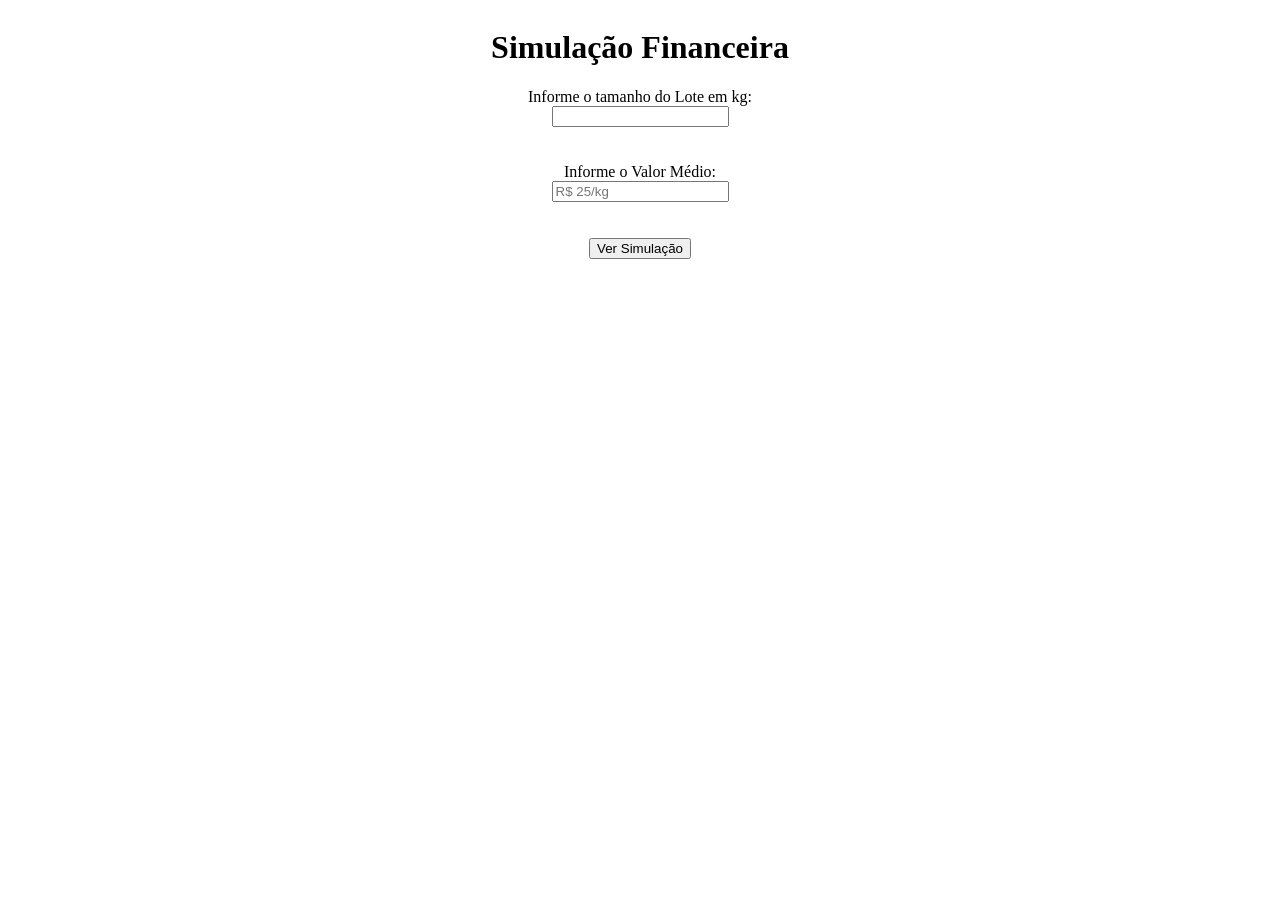
<file: Assets/Algoritmos/script-gustavo-cerqueira/calculadora_finaceira.html>
<!DOCTYPE html>
<html lang="pt-br">

<head>
    <meta charset="UTF-8">
    <meta name="viewport" content="width=device-width, initial-scale=1.0">
    <title>Calculadora Financeira</title>
    <link rel="stylesheet" href="estilo.css">
</head>

<body>
    <h1>
        Simulação Financeira
    </h1>

    <label for="ipt_lote">Informe o tamanho do Lote em kg:</label>
    <input type="text" id="ipt_lote"> <br><br>
    <label for="ipt_valorMedio">Informe o Valor Médio:</label>
    <input type="text" id="ipt_valorMedio" placeholder="R$ 25/kg"> <br><br>

    <button onclick="simular()">Ver Simulação</button>

    <div id="div_msg"></div>

</body>

</html>
<script>
    function simular() {
        let lote = Number(ipt_lote.value);
        let valorMedio = Number(ipt_valorMedio.value);

        // valor total da carga
        let valorTotal = lote * valorMedio;

        // prejuízo se NÃO houver monitoramento (FAO, 2016 - 20% de perda na cadeia)
        let prejuizo = valorTotal * 0.20;

        // quanto o sensor evita desse prejuízo (estudo de caso - 30% de redução)
        let economiaSensor = prejuizo * 0.30;

        // quanto ainda se perde MESMO com o sensor funcionando
        let prejuizoComSensor = prejuizo - economiaSensor;

        // valor final do lote em cada cenário
        let valorSemMonitoramento = valorTotal - prejuizo;
        let valorComMonitoramento = valorTotal - prejuizoComSensor;

        div_msg.innerHTML = `
        O valor total da carga é de R$ ${valorTotal.toFixed(2)}.<br>
        Sem monitoramento, o prejuízo estimado é de R$ ${prejuizo.toFixed(2)},
        restando um valor de R$ ${valorSemMonitoramento.toFixed(2)}.<br>
        Com o sensor da SafeMeat, R$ ${economiaSensor.toFixed(2)} desse prejuízo é evitado,
        restando uma perda de apenas R$ ${prejuizoComSensor.toFixed(2)}
        e um valor final de R$ ${valorComMonitoramento.toFixed(2)}.
    `;
    }

</script>
</file>
<file: Assets/PROTÓTIPO/Calculadora-de-Mitigação-de-Perdas-ColdTrack/styles.css>
/* Base Variables */
:root {
    --bg-dark: #070D18;
    --bg-dark-blur: rgba(11, 19, 43, 0.9);
    --bg-light: #ffffff;
    --bg-light-gray: #f8fafc;
    --bg-slate: #f1f5f9;
    
    --text-main: #1e293b;
    --text-gray: #64748b;
    --text-gray-dark: #475569;
    --text-gray-light: #cbd5e1;
    --text-white: #ffffff;
    
    --cyan: #22d3ee;
    --cyan-dark: #0891b2;
    --cyan-light: #cffafe;
    --blue: #2563eb;
    --blue-dark: #1e3a8a;
    --blue-light: #dbeafe;
    --emerald: #10b981;
    --emerald-dark: #047857;
    --emerald-light: #d1fae5;
    --red: #ef4444;
    --red-light: #fee2e2;
    --amber: #f59e0b;
    --amber-dark: #b45309;
    --amber-light: #fef3c7;
    --indigo: #6366f1;
    --indigo-light: #e0e7ff;
    
    --border-light: #e2e8f0;
    --border-dark: #1e293b;
    
    --shadow-sm: 0 1px 2px 0 rgba(0, 0, 0, 0.05);
    --shadow-md: 0 4px 6px -1px rgba(0, 0, 0, 0.1), 0 2px 4px -1px rgba(0, 0, 0, 0.06);
    --shadow-lg: 0 10px 15px -3px rgba(0, 0, 0, 0.1), 0 4px 6px -2px rgba(0, 0, 0, 0.05);
    --shadow-cyan: 0 4px 14px 0 rgba(34, 211, 238, 0.39);
    --shadow-emerald: 0 4px 14px 0 rgba(16, 185, 129, 0.39);
    
    --radius-s: 0.375rem;
    --radius-m: 0.75rem;
    --radius-l: 1.5rem;
    
    --transition: all 0.3s ease;
}

/* Reset */
* {
    margin: 0;
    padding: 0;
    box-sizing: border-box;
}

html {
    scroll-behavior: smooth;
    font-family: 'Inter', system-ui, sans-serif;
}

body {
    background-color: var(--bg-light);
    color: var(--text-main);
    line-height: 1.5;
    overflow-x: hidden;
}

::selection {
    background-color: var(--cyan);
    color: var(--text-white);
}

a { text-decoration: none; color: inherit; }
button { border: none; background: none; cursor: pointer; font-family: inherit; }
ul { list-style: none; }

/* Utilities */
.container { max-width: 1200px; margin: 0 auto; padding: 0 1.5rem; }
.text-center { text-align: center; }
.text-right { text-align: right; }
.text-left { text-align: left; }
.font-bold { font-weight: 700; }
.font-black { font-weight: 900; }
.font-mono { font-family: ui-monospace, SFMono-Regular, Menlo, Monaco, Consolas, monospace; }
.uppercase { text-transform: uppercase; letter-spacing: 0.05em; }
.tracking-wide { letter-spacing: 0.05em; }

.text-xs { font-size: 0.75rem; line-height: 1rem; }
.text-small { font-size: 0.875rem; line-height: 1.25rem; }
.text-base { font-size: 1rem; line-height: 1.5rem; }
.text-l { font-size: 1.25rem; line-height: 1.75rem; }
.text-xl { font-size: 1.5rem; line-height: 2rem; }
.text-xxl { font-size: 2.25rem; line-height: 2.5rem; }

.text-white { color: var(--text-white); }
.text-gray { color: var(--text-gray); }
.text-gray-dark { color: var(--text-gray-dark); }
.text-gray-light { color: var(--text-gray-light); }
.text-cyan { color: var(--cyan); }
.text-cyan-dark { color: var(--cyan-dark); }
.text-blue { color: var(--blue); }
.text-blue-dark { color: var(--blue-dark); }
.text-emerald { color: var(--emerald); }
.text-emerald-dark { color: var(--emerald-dark); }
.text-emerald-light { color: var(--emerald-light); }
.text-red { color: var(--red); }
.text-amber { color: var(--amber); }
.text-amber-dark { color: var(--amber-dark); }

.bg-white { background-color: var(--bg-light); }
.bg-light-gray { background-color: var(--bg-light-gray); }
.bg-slate { background-color: var(--bg-slate); }
.bg-dark { background-color: var(--bg-dark); }
.bg-cyan-light { background-color: var(--cyan-light); }
.bg-cyan { background-color: var(--cyan); }
.bg-cyan-dark { background-color: var(--cyan-dark); }
.bg-blue-light { background-color: var(--blue-light); }
.bg-indigo-light { background-color: var(--indigo-light); }
.bg-gray-light { background-color: var(--bg-slate); }
.bg-emerald-light { background-color: var(--emerald-light); }
.bg-emerald { background-color: var(--emerald); }
.bg-emerald-dark { background-color: var(--emerald-dark); }
.bg-amber { background-color: var(--amber); }

.mb-xs { margin-bottom: 0.25rem; }
.mb-s { margin-bottom: 0.5rem; }
.mb-m { margin-bottom: 1.25rem; }
.mb-l { margin-bottom: 2rem; }
.mt-xs { margin-top: 0.25rem; }
.mt-s { margin-top: 0.5rem; }
.mt-m { margin-top: 1.25rem; }
.mt-l { margin-top: 2rem; }
.ml-s { margin-left: 0.5rem; }
.mr-s { margin-right: 0.5rem; }
.pt-s { padding-top: 0.5rem; }
.pt-m { padding-top: 1.25rem; }
.pb-l { padding-bottom: 2rem; }

.p-xs { padding: 0.25rem; }
.p-s { padding: 0.5rem; }
.p-m { padding: 1.25rem; }
.p-l { padding: 2rem; }

.radius-s { border-radius: var(--radius-s); }
.radius-m { border-radius: var(--radius-m); }

.border-light { border: 1px solid var(--border-light); }
.border-t-light { border-top: 1px solid var(--border-light); }
.border-b-dark { border-bottom: 1px solid var(--border-dark); }
.border-l-dark { border-left: 1px solid var(--border-dark); }
.border-cyan-light { border: 1px solid var(--cyan-light); }
.border-amber-light { border: 1px solid var(--amber-light); }

.shadow-sm { box-shadow: var(--shadow-sm); }
.shadow-md { box-shadow: var(--shadow-md); }
.shadow-cyan { box-shadow: var(--shadow-cyan); }
.shadow-emerald { box-shadow: var(--shadow-emerald); }

.flex { display: flex; }
.flex-col { display: flex; flex-direction: column; }
.flex-grow { flex-grow: 1; }
.items-center { align-items: center; }
.justify-between { justify-content: space-between; }
.justify-center { justify-content: center; }
.gap-xs { gap: 0.25rem; }
.gap-s { gap: 0.5rem; }
.gap-m { gap: 1rem; }
.gap-l { gap: 2rem; }
.space-y-s > * + * { margin-top: 0.5rem; }
.space-y-m > * + * { margin-top: 1rem; }

.grid-2 { display: grid; grid-template-columns: repeat(2, 1fr); }
.grid-3 { display: grid; grid-template-columns: repeat(3, 1fr); gap: 2rem; }
.grid-4 { display: grid; grid-template-columns: repeat(4, 1fr); gap: 1rem; }

.hidden { display: none !important; }
.d-block { display: block; }
.d-inline-block { display: inline-block; }

.w-full { width: 100%; }
.relative { position: relative; }
.absolute-top-bar { position: absolute; top: 0; left: 0; right: 0; height: 4px; }
.absolute { position: absolute; }
.top-right-m { top: 1.25rem; right: 1.25rem; }

/* Splash Screen */
.splash {
    position: fixed;
    inset: 0;
    z-index: 100;
    display: flex;
    flex-direction: column;
    align-items: center;
    justify-content: center;
    background-color: var(--bg-dark);
    color: var(--text-white);
    transition: opacity 0.5s ease;
}
.splash.fade-out { opacity: 0; pointer-events: none; }
.splash-bg {
    position: absolute;
    inset: 0;
    background: radial-gradient(circle at center, rgba(34, 211, 238, 0.1) 0%, transparent 50%);
    z-index: 0;
}
.splash-content { position: relative; z-index: 1; text-align: center; }
.splash-logo { font-size: 4rem; font-weight: 900; letter-spacing: -2px; }
.logo-safe { color: var(--text-white); }
.logo-meat { color: var(--red); }
.splash-loader-container { margin-top: 2rem; }
.splash-loader {
    width: 200px; height: 4px;
    background-color: var(--border-dark);
    border-radius: 2px;
    margin: 0 auto 0.5rem;
    overflow: hidden;
}
.splash-progress {
    height: 100%; width: 0%;
    background: linear-gradient(90deg, var(--blue), var(--cyan), var(--emerald));
    border-radius: 2px;
    transition: width 1.5s ease-out;
}
.splash-text { font-size: 0.75rem; font-family: monospace; color: rgba(34, 211, 238, 0.8); text-transform: uppercase; letter-spacing: 1px; }
.btn-skip {
    position: absolute; bottom: 1.5rem; right: 1.5rem;
    color: var(--text-gray); font-size: 0.75rem;
    background: rgba(15, 23, 42, 0.6);
    padding: 0.5rem 1rem; border-radius: var(--radius-s);
    border: 1px solid var(--border-dark);
    transition: var(--transition);
}
.btn-skip:hover { color: var(--text-white); background: rgba(15, 23, 42, 0.9); }

/* Fade in for main content */
.hidden-fade { opacity: 0; transition: opacity 0.7s ease-out; }
.show-fade { opacity: 1; }

/* Header */
.header {
    position: fixed; top: 0; left: 0; right: 0;
    z-index: 40;
    background-color: rgba(7, 13, 24, 0.7);
    backdrop-filter: blur(8px);
    border-bottom: 1px solid rgba(255, 255, 255, 0.05);
    padding: 1rem 0;
    transition: var(--transition);
}
.header.scrolled {
    background-color: var(--bg-dark-blur);
    border-bottom-color: rgba(34, 211, 238, 0.3);
    padding: 0.75rem 0;
    box-shadow: var(--shadow-md);
}
.header-container { display: flex; justify-content: space-between; align-items: center; }
.logo-link { font-size: 1.25rem; font-weight: 900; letter-spacing: -1px; }
.header .logo-safe { color: var(--text-white); }
.nav-desktop { display: flex; align-items: center; gap: 1.5rem; }
.nav-link { color: var(--text-gray-light); font-size: 0.875rem; font-weight: 500; transition: var(--transition); }
.nav-link:hover { color: var(--cyan); }
.btn-nav-calc {
    font-size: 0.75rem; color: var(--text-gray-light);
    background: rgba(30, 41, 59, 0.6); border: 1px solid var(--border-dark);
    padding: 0.25rem 0.5rem; border-radius: var(--radius-s); transition: var(--transition);
}
.btn-nav-calc:hover { color: var(--cyan-light); border-color: var(--cyan-dark); }
.btn-primary {
    background: linear-gradient(90deg, var(--cyan), var(--blue));
    color: var(--bg-dark); font-size: 0.75rem; font-weight: 700;
    text-transform: uppercase; letter-spacing: 1px;
    padding: 0.625rem 1.25rem; border-radius: var(--radius-m);
    box-shadow: var(--shadow-cyan); transition: var(--transition);
}
.btn-primary:hover { transform: translateY(-2px); box-shadow: 0 6px 20px rgba(34, 211, 238, 0.5); }
.btn-primary-dark {
    background: var(--blue-dark); color: var(--text-white);
    font-size: 0.75rem; font-weight: 700; text-transform: uppercase; letter-spacing: 1px;
    padding: 0.625rem 1.25rem; border-radius: var(--radius-m); transition: var(--transition);
}
.btn-primary-dark:hover { background: var(--blue); }
.nav-mobile { display: none; align-items: center; gap: 0.5rem; }
.btn-menu { color: var(--text-gray-light); font-size: 1.5rem; padding: 0.25rem; }
.btn-mobile-primary { background: var(--cyan); color: var(--bg-dark); font-size: 0.75rem; font-weight: 700; padding: 0.25rem 0.75rem; border-radius: var(--radius-s); }
.mobile-dropdown {
    position: absolute; top: 100%; left: 0; right: 0;
    background: rgba(7, 13, 24, 0.95); backdrop-filter: blur(10px);
    border-bottom: 1px solid var(--border-dark);
    padding: 1rem 1.5rem; display: flex; flex-direction: column; gap: 0.75rem;
}
.mobile-link { color: var(--text-gray-light); font-size: 0.875rem; font-weight: 500; display: block; padding: 0.5rem 0; }
.calc-link { color: var(--cyan); }

/* Hero Section */
.hero {
    position: relative; min-height: 92vh;
    display: flex; align-items: center; justify-content: center;
    padding: 6rem 0 4rem; background-color: var(--bg-dark);
    overflow: hidden;
}
.hero-bg {
    position: absolute; inset: 0;
    background: radial-gradient(circle at 50% 30%, rgba(37, 99, 235, 0.15) 0%, transparent 50%),
                radial-gradient(circle at 80% 80%, rgba(34, 211, 238, 0.1) 0%, transparent 40%);
    pointer-events: none;
}
.hero-container { position: relative; z-index: 1; text-align: center; display: flex; flex-direction: column; align-items: center; }
.badge {
    background: rgba(30, 58, 138, 0.7); border: 1px solid rgba(34, 211, 238, 0.3);
    color: var(--cyan-light); font-size: 0.75rem; font-weight: 600; text-transform: uppercase; letter-spacing: 1px;
    padding: 0.375rem 0.75rem; border-radius: 2rem; margin-bottom: 1.5rem;
    display: inline-flex; align-items: center; gap: 0.5rem;
}
.badge::before { content: ''; width: 8px; height: 8px; background-color: var(--cyan); border-radius: 50%; }
.hero-title { font-size: 4rem; font-weight: 900; color: var(--text-white); line-height: 1.1; max-width: 900px; margin-bottom: 1.5rem; letter-spacing: -1px; }
.text-gradient { background: linear-gradient(90deg, var(--cyan), var(--blue-light)); -webkit-background-clip: text; -webkit-text-fill-color: transparent; }
.hero-subtitle { font-size: 1.5rem; color: var(--text-gray-light); max-width: 700px; margin-bottom: 0.75rem; }
.hero-desc { font-size: 1rem; color: var(--text-gray); max-width: 600px; margin-bottom: 2.5rem; }
.hero-buttons { display: flex; gap: 1rem; margin-bottom: 4rem; }
.btn-large { padding: 1rem 2rem; font-size: 0.875rem; border-radius: var(--radius-m); }
.btn-secondary {
    background: rgba(15, 23, 42, 0.8); border: 1px solid rgba(30, 41, 59, 0.8);
    color: var(--text-gray-light); font-weight: 700; text-transform: uppercase; letter-spacing: 1px;
    transition: var(--transition);
}
.btn-secondary:hover { background: rgba(30, 41, 59, 0.9); border-color: rgba(34, 211, 238, 0.5); color: var(--text-white); }
.hero-metrics { display: grid; grid-template-columns: repeat(4, 1fr); gap: 1rem; max-width: 800px; width: 100%; border-top: 1px solid var(--border-dark); padding-top: 2rem; }
.metric-val { font-size: 1.5rem; font-weight: 900; font-family: monospace; }
.metric-label { font-size: 0.75rem; color: var(--text-gray); font-weight: 500; margin-top: 0.25rem; }

/* Sections */
.section { padding: 6rem 0; position: relative; }
.badge-light {
    display: inline-block; background: var(--bg-slate); color: var(--text-gray-dark);
    font-size: 0.75rem; font-weight: 600; text-transform: uppercase; letter-spacing: 1px;
    padding: 0.25rem 0.75rem; border-radius: 2rem;
}
.badge-blue { background: var(--blue-light); color: var(--blue-dark); }
.badge-gray { background: #e2e8f0; color: var(--text-gray-dark); }
.mission-quote { font-size: 2.25rem; font-weight: 600; color: var(--text-main); line-height: 1.35; max-width: 900px; margin: 2rem auto; letter-spacing: -0.5px; }
.divider { width: 80px; height: 4px; background: linear-gradient(90deg, var(--blue), var(--cyan)); margin: 0 auto 3.5rem; border-radius: 2px; }
.card { padding: 1.5rem; border-radius: var(--radius-m); transition: var(--transition); }
.card-light { background: rgba(248, 250, 252, 0.8); border: 1px solid var(--bg-slate); }
.card-light:hover { background: var(--bg-light-gray); border-color: var(--border-light); }
.card-white { background: var(--bg-light); border: 1px solid var(--border-light); box-shadow: var(--shadow-sm); }
.card-white:hover { box-shadow: var(--shadow-lg); border-color: rgba(34, 211, 238, 0.5); }
.card-icon { width: 2.5rem; height: 2.5rem; border-radius: var(--radius-s); display: flex; align-items: center; justify-content: center; font-size: 1.25rem; margin-bottom: 1rem; }
.section-header { max-width: 800px; margin: 0 auto 4rem; }
.section-title { font-size: 2.5rem; font-weight: 900; letter-spacing: -1px; margin-bottom: 1rem; }
.section-desc { font-size: 1.125rem; color: var(--text-gray); }

/* What We Do Cards */
.card-top { display: flex; justify-content: space-between; align-items: flex-start; margin-bottom: 1.5rem; }
.card-badge { font-size: 0.6875rem; font-weight: 700; font-family: monospace; padding: 0.25rem 0.625rem; border-radius: 2rem; border: 1px solid currentColor; }
.card-list { border-top: 1px solid var(--border-light); padding-top: 1rem; font-size: 0.75rem; color: var(--text-gray); display: flex; flex-direction: column; gap: 0.5rem; }
.card-footer { margin-top: 2rem; padding-top: 1rem; border-top: 1px solid var(--border-light); display: flex; justify-content: space-between; font-size: 0.75rem; font-weight: 500; color: var(--text-gray); }

/* CTA Banner */
.cta-banner { margin-top: 3.5rem; background: linear-gradient(90deg, var(--blue-dark), var(--bg-dark)); border-radius: var(--radius-m); padding: 2rem; display: flex; justify-content: space-between; align-items: center; color: var(--text-white); box-shadow: var(--shadow-lg); }
.cta-subtitle { font-size: 0.75rem; font-weight: 700; color: var(--cyan); text-transform: uppercase; letter-spacing: 1px; margin-bottom: 0.5rem; }
.cta-title { font-size: 1.5rem; font-weight: 700; margin-bottom: 0.25rem; }
.btn-cyan { background: var(--cyan); color: var(--bg-dark); font-weight: 700; font-size: 0.75rem; text-transform: uppercase; letter-spacing: 1px; padding: 0.875rem 1.5rem; border-radius: var(--radius-m); transition: var(--transition); white-space: nowrap; }
.btn-cyan:hover { background: var(--cyan-light); }

/* About Us */
.about-card { background: var(--bg-light); border-radius: var(--radius-l); padding: 3rem; border: 1px solid var(--border-light); box-shadow: var(--shadow-sm); max-width: 900px; margin: 0 auto; }
.about-icon { width: 4rem; height: 4rem; border-radius: var(--radius-m); background: linear-gradient(135deg, var(--blue-dark), var(--bg-dark)); display: flex; align-items: center; justify-content: center; font-size: 2rem; margin: 0 auto 2rem; box-shadow: var(--shadow-md); }
.about-text { font-size: 1.25rem; color: var(--text-main); }
.competence { background: var(--bg-light-gray); border: 1px solid var(--border-light); padding: 1rem; border-radius: var(--radius-m); display: flex; flex-direction: column; align-items: center; }
.comp-icon { font-size: 1.5rem; }

/* Footer */
.footer { background: var(--bg-dark); color: var(--text-gray-dark); padding: 4rem 0 2rem; }
.footer-grid { display: grid; grid-template-columns: 2fr 1fr 1fr; gap: 2rem; }
.footer-title { font-size: 0.75rem; font-weight: 700; color: var(--text-gray-light); text-transform: uppercase; letter-spacing: 1px; margin-bottom: 1rem; }
.footer-list { display: flex; flex-direction: column; gap: 0.5rem; font-size: 0.875rem; }
.footer-list a, .footer-list button { color: var(--text-gray-dark); transition: var(--transition); }
.footer-list a:hover, .footer-list button:hover { color: var(--cyan); }
.btn-outline { border: 1px solid var(--border-dark); background: rgba(15, 23, 42, 0.5); color: var(--text-gray-light); padding: 0.25rem 0.75rem; border-radius: var(--radius-s); font-weight: 600; transition: var(--transition); }
.btn-outline:hover { color: var(--cyan); border-color: var(--border-gray); }
.btn-icon { background: rgba(15, 23, 42, 0.8); border: 1px solid var(--border-dark); color: var(--text-gray); width: 2rem; height: 2rem; border-radius: var(--radius-s); display: flex; align-items: center; justify-content: center; transition: var(--transition); }
.btn-icon:hover { color: var(--cyan); background: var(--border-dark); }
.text-btn { text-align: left; }

/* Modals */
.modal { position: fixed; inset: 0; z-index: 50; display: flex; align-items: center; justify-content: center; padding: 1rem; }
.modal-overlay { position: absolute; inset: 0; background: rgba(0, 0, 0, 0.7); backdrop-filter: blur(4px); }
.modal-content { position: relative; background: var(--bg-light); border-radius: var(--radius-m); width: 100%; max-width: 600px; max-height: 90vh; overflow-y: auto; box-shadow: 0 25px 50px -12px rgba(0, 0, 0, 0.25); border: 1px solid var(--border-light); }
.modal-large { max-width: 900px; }
.bg-gradient-dark { background: linear-gradient(90deg, var(--bg-dark), var(--blue-dark)); }
.btn-close { position: absolute; top: 1rem; right: 1rem; background: rgba(15, 23, 42, 0.5); color: var(--text-gray); width: 2rem; height: 2rem; border-radius: var(--radius-s); display: flex; align-items: center; justify-content: center; transition: var(--transition); font-size: 1rem; }
.btn-close:hover { background: rgba(15, 23, 42, 0.8); color: var(--text-white); }
.hover-white:hover { color: var(--text-white); }
.success-icon { width: 4rem; height: 4rem; border-radius: 50%; background: var(--emerald-light); color: var(--emerald-dark); display: flex; align-items: center; justify-content: center; font-size: 2rem; margin: 0 auto; }
.form-input { width: 100%; padding: 0.625rem 0.875rem; font-size: 0.875rem; border: 1px solid var(--border-light); border-radius: var(--radius-s); outline: none; transition: var(--transition); font-family: inherit; }
.form-input:focus { border-color: var(--cyan); box-shadow: 0 0 0 2px rgba(34, 211, 238, 0.2); }

/* Presentation Specifics */
.icon-box { display: flex; align-items: center; justify-content: center; width: 3rem; height: 3rem; font-size: 1.5rem; }
.card-red { background: var(--red-light); border: 1px solid rgba(239, 68, 68, 0.2); padding: 1rem; border-radius: var(--radius-m); }
.card-amber { background: var(--amber-light); border: 1px solid rgba(245, 158, 11, 0.2); padding: 1rem; border-radius: var(--radius-m); }
.card-gray-bg { background: var(--bg-slate); border: 1px solid var(--border-light); }
.card-emerald { background: var(--emerald-light); border: 1px solid rgba(16, 185, 129, 0.2); }
.dot { width: 8px; height: 8px; border-radius: 50%; background: var(--border-light); transition: var(--transition); cursor: pointer; }
.dot.active { width: 32px; background: var(--cyan-dark); border-radius: 4px; }
.btn-outline:disabled { opacity: 0.3; cursor: not-allowed; }

/* Calculator Specifics */
.calc-layout { align-items: start; }
input[type="range"] { -webkit-appearance: none; background: var(--border-light); height: 4px; border-radius: 2px; outline: none; }
input[type="range"]::-webkit-slider-thumb { -webkit-appearance: none; width: 16px; height: 16px; background: var(--cyan); border-radius: 50%; cursor: pointer; }
.radio-label { cursor: pointer; }

/* Responsive adjustments */
@media (max-width: 768px) {
    .nav-desktop { display: none; }
    .nav-mobile { display: flex; }
    .hero-title { font-size: 2.5rem; }
    .hero-subtitle { font-size: 1.125rem; }
    .hero-buttons { flex-direction: column; width: 100%; }
    .hero-buttons button { width: 100%; }
    .hero-metrics { grid-template-columns: repeat(2, 1fr); gap: 1.5rem; }
    .grid-3 { grid-template-columns: 1fr; }
    .grid-4 { grid-template-columns: repeat(2, 1fr); }
    .cta-banner { flex-direction: column; text-align: center; gap: 1.5rem; }
    .footer-grid { grid-template-columns: 1fr; }
    .footer-bottom { flex-direction: column; gap: 1rem; text-align: center; }
    .grid-2 { grid-template-columns: 1fr; }
    .hidden-mobile { display: none !important; }
}
</file>
<file: Assets/Algoritmos/script-gustavo-cerqueira/estilo.css>
body {
   justify-content: center;
   display: flex;
   flex-direction: column;
   align-items: center;
   text-align: center;
}
</file>
